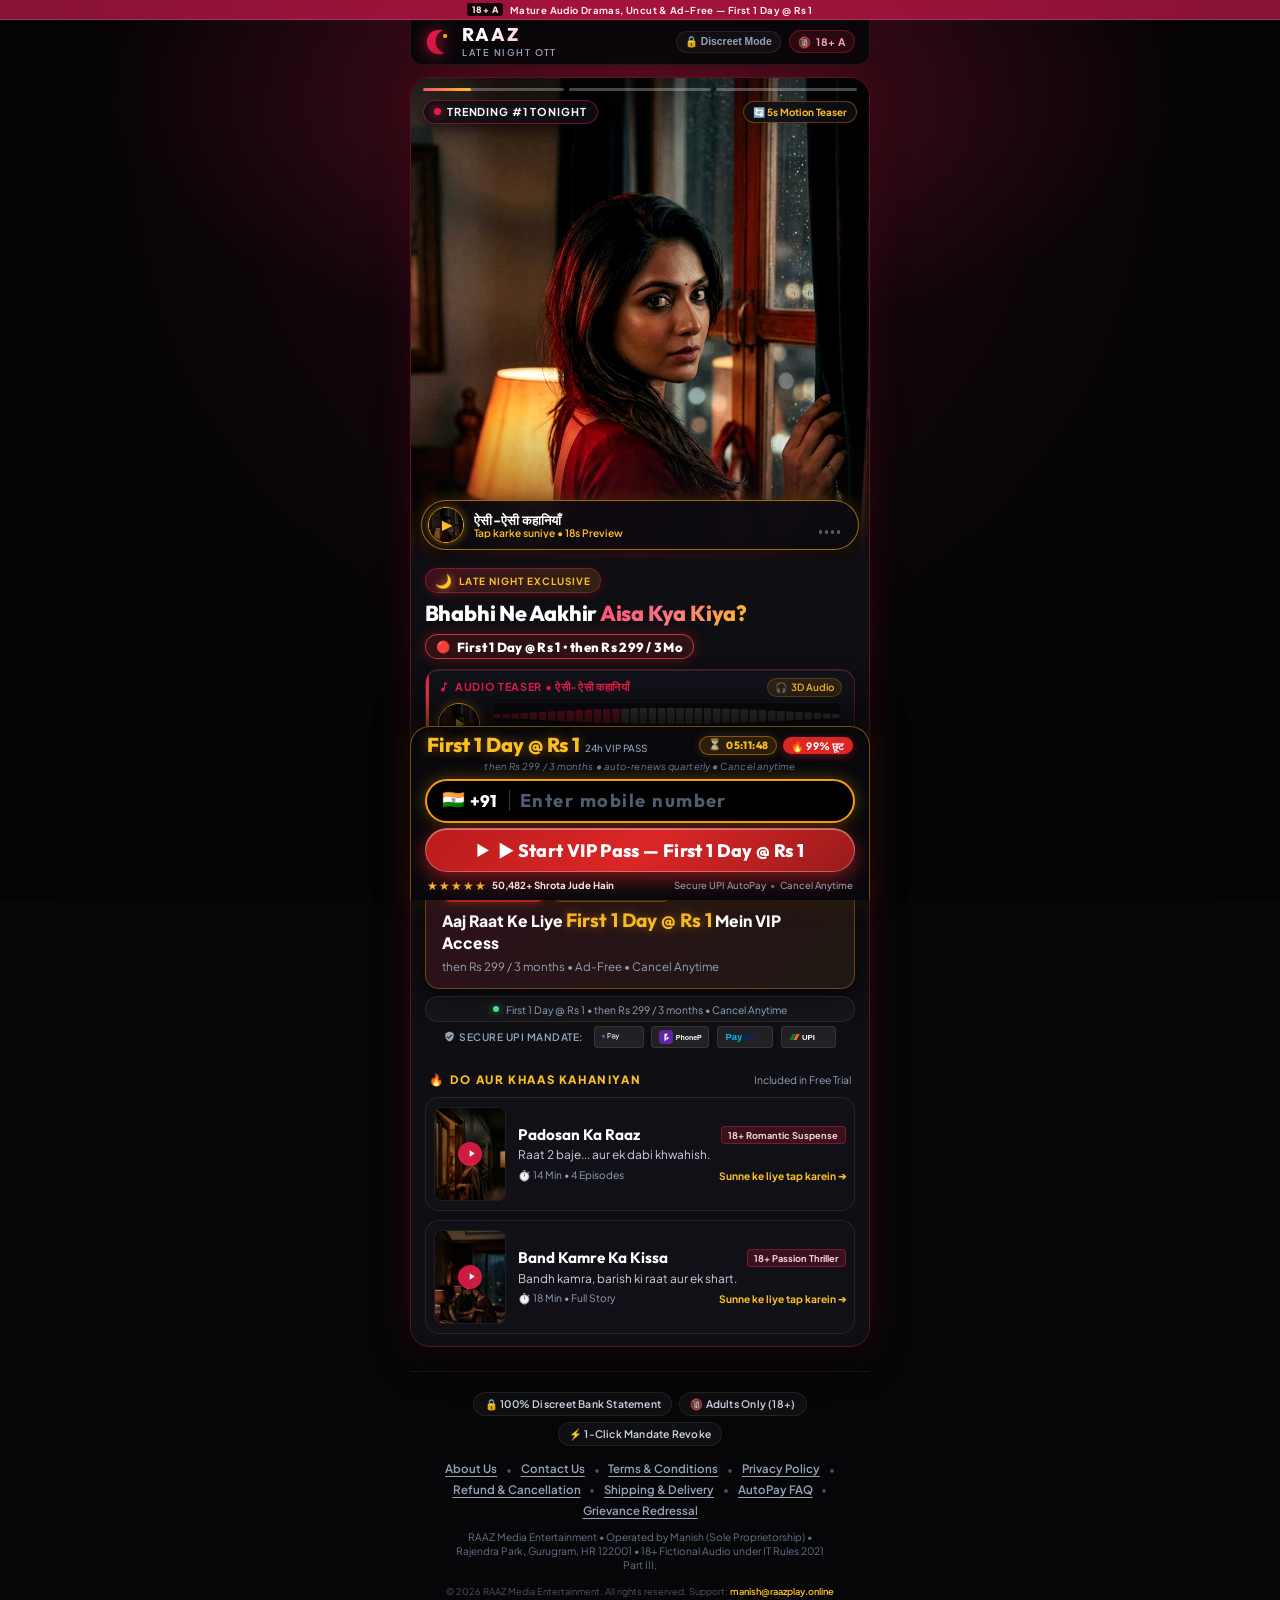
<file: index.html>
<!DOCTYPE html>
<html lang="hi">
<head>
  <meta charset="UTF-8">
  <meta name="viewport" content="width=device-width, initial-scale=1.0, maximum-scale=5.0, user-scalable=yes">
  
  <!-- SEO & Social Metadata -->
  <title>Bhabhi Ne Aakhir Aisa Kya Kiya? | Raaz Late Night OTT — First 1 Day @ Rs 1</title>
  <meta name="description" content="Kuch raaz, kuch romance, aur aise twists jo aapko aakhri pal tak baandh kar rakhein. Late-night adult audio romance & suspense in Hindi. First 1 Day @ Rs 1.">
  <meta name="theme-color" content="#060608">
  <meta name="robots" content="index, follow">
  
  <!-- Preconnect & Fonts -->
  <link rel="preconnect" href="https://fonts.googleapis.com">
  <link rel="preconnect" href="https://fonts.gstatic.com" crossorigin>
  <link href="https://fonts.googleapis.com/css2?family=Outfit:wght@500;600;700;800&family=Plus+Jakarta+Sans:wght@400;500;600;700&display=swap" rel="stylesheet">
  
  <!-- Styles -->
  <link rel="stylesheet" href="css/style.css">
</head>
<body>

  <!-- Ambient Glow Effects -->
  <div class="ambient-glow" aria-hidden="true"></div>

  <!-- Top Statutory Classification Banner (IT Rules 2021 Part III Compliance) -->
  <div class="top-statutory-bar">
    <span class="statutory-tag">18+ A</span>
    <span>Mature Audio Dramas, Uncut & Ad-Free — First 1 Day @ Rs 1</span>
  </div>

  <!-- Top Navigation Bar -->
  <header class="top-nav">
    <a href="#" class="brand-wrapper" aria-label="RAAZ Late Night Home">
      <svg class="brand-icon" viewBox="0 0 32 32" fill="none" xmlns="http://www.w3.org/2000/svg">
        <path d="M16 2C8.268 2 2 8.268 2 16s6.268 14 14 14c2.25 0 4.38-.53 6.27-1.47-5.83-1.63-10.12-6.97-10.12-13.33 0-6.19 4.07-11.43 9.71-13.22C19.89 2.7 17.98 2 16 2z" fill="url(#brandGrad)"/>
        <circle cx="23" cy="9" r="2.5" fill="#f59e0b"/>
        <defs>
          <linearGradient id="brandGrad" x1="2" y1="2" x2="30" y2="30" gradientUnits="userSpaceOnUse">
            <stop stop-color="#e11d48"/>
            <stop offset="1" stop-color="#be123c"/>
          </linearGradient>
        </defs>
      </svg>
      <div class="brand-text">
        <span class="brand-title">RAAZ</span>
        <span class="brand-subtitle">Late Night OTT</span>
      </div>
    </a>

    <div class="nav-badges">
      <button class="badge-discreet" id="btnDiscreetMode" title="Late night privacy toggle">
        <span>🔒 Discreet Mode</span>
      </button>
      <span class="badge-mature">
        <span>🔞</span> 18+ A
      </span>
    </div>
  </header>

  <!-- Main Content Wrapper -->
  <main class="landing-wrapper" id="mainContent">

    <!-- UNIFIED HERO CARD (OPTIMIZED FOR MOBILE PHONE & CENTERED ON DESKTOP) -->
    <div class="hero-card">

      <!-- 3.5s Automatic Crossfade Image Switcher Banner -->
      <div class="hero-slides-container" id="heroSlidesContainer" aria-label="Late Night Stories Preview Reel">
        <!-- Story Progress Bars (Instagram / OTT Story style) -->
        <div class="story-progress-indicators" id="storyProgressIndicators">
          <div class="progress-bar-track" data-slide-index="0" title="Slide 1: Bhabhi Ne Aakhir Aisa Kya Kiya">
            <div class="progress-bar-fill"></div>
          </div>
          <div class="progress-bar-track" data-slide-index="1" title="Slide 2: Padosan Ka Raaz">
            <div class="progress-bar-fill"></div>
          </div>
          <div class="progress-bar-track" data-slide-index="2" title="Slide 3: Band Kamre Ka Kissa">
            <div class="progress-bar-fill"></div>
          </div>
        </div>

        <!-- Slide 0: Bhabhi Ne Aakhir Aisa Kya Kiya? -->
        <div class="hero-slide active" data-slide="0">
          <video class="hero-slide-media" autoplay muted loop playsinline preload="auto" poster="assets/images/hero-slide-1.jpg">
            <source src="assets/videos/slide_1_motion.mp4" type="video/mp4">
            <img src="assets/images/hero-slide-1.jpg" alt="Bhabhi Ne Aakhir Aisa Kya Kiya" class="hero-slide-img slide-hero-1" width="900" height="1600" fetchpriority="high">
          </video>
        </div>

        <!-- Slide 1: Padosan Ka Raaz -->
        <div class="hero-slide" data-slide="1">
          <video class="hero-slide-media" autoplay muted loop playsinline preload="auto" poster="assets/images/hero-slide-2.jpg">
            <source src="assets/videos/slide_2_motion.mp4" type="video/mp4">
            <img src="assets/images/hero-slide-2.jpg" alt="Padosan Ka Raaz" class="hero-slide-img slide-hero-2" width="768" height="1376" loading="lazy">
          </video>
        </div>

        <!-- Slide 2: Band Kamre Ka Kissa -->
        <div class="hero-slide" data-slide="2">
          <video class="hero-slide-media" autoplay muted loop playsinline preload="auto" poster="assets/images/hero-slide-3.jpg">
            <source src="assets/videos/slide_3_motion.mp4" type="video/mp4">
            <img src="assets/images/hero-slide-3.jpg" alt="Band Kamre Ka Kissa" class="hero-slide-img slide-hero-3" width="900" height="1600" loading="lazy">
          </video>
        </div>

        <!-- Multi-layered cinematic vignette (Keeps face clear and bright!) -->
        <div class="hero-vignette"></div>
        <div class="hero-crimson-mist"></div>

        <!-- Floating Status Pill & 5s Preview Badge -->
        <div class="slide-floating-top">
          <div class="floating-status-pill">
            <span class="status-dot-pulse"></span>
            <span class="status-pill-text" id="slideStatusText">TRENDING #1 TONIGHT</span>
          </div>
          <div class="slide-timer-pill">
            <span>🔄 5s Motion Teaser</span>
          </div>
        </div>

        <!-- Dynamic Slide Story Tag -->
        <div class="slide-bottom-tag" id="slideTagPill">
          🌙 Story 1: Bhabhi Ne Aakhir Aisa Kya Kiya?
        </div>

        <!-- Floating Audio Play Button on the Bottom Edge of Hero Image (Instant Above-the-Fold Playback) -->
        <div class="hero-image-play-pill" id="heroImagePlayPill" role="button" tabindex="0" aria-label="Play ऐसी-ऐसी कहानियाँ Audio Teaser">
          <div class="pill-thumb-wrap">
            <img src="assets/images/hero-slide-1.jpg" alt="Story 1 Audio Cover" class="pill-thumb-img" id="heroPlayThumbImg">
            <span class="pill-play-icon" id="heroPlayIcon">▶</span>
          </div>
          <div class="pill-info">
            <span class="pill-title">ऐसी-ऐसी कहानियाँ</span>
            <span class="pill-action-text" id="heroPlayActionText">Tap karke suniye &bull; 18s Preview</span>
          </div>
          <div class="pill-soundwave-bars" id="pillSoundwaveBars" aria-hidden="true">
            <span class="bar bar-1"></span>
            <span class="bar bar-2"></span>
            <span class="bar bar-3"></span>
            <span class="bar bar-4"></span>
          </div>
        </div>

        <!-- Invisible Tap Zones for Prev / Next Story Navigation -->
        <button class="slide-tap-zone zone-left" id="slideTapPrev" aria-label="Previous story slide"></button>
        <button class="slide-tap-zone zone-right" id="slideTapNext" aria-label="Next story slide"></button>
      </div>

        <!-- Hero Content Section -->
        <section class="hero-content" aria-labelledby="heroHeadline">
          
          <!-- Small Badge -->
          <div class="late-night-badge">
            <span class="badge-moon-icon">🌙</span>
            <span>LATE NIGHT EXCLUSIVE</span>
          </div>

          <!-- Headline -->
          <h1 class="hero-headline" id="heroHeadline">
            Bhabhi Ne Aakhir <span class="accent-highlight">Aisa Kya Kiya?</span>
          </h1>

          <!-- Red Price Pill Right Below Headline for Instant Urgency -->
          <div class="hero-price-pill-row">
            <span class="hero-price-pill"><span class="pill-dot">🔴</span> First 1 Day @ Rs 1 • then Rs 299 / 3 Mo</span>
          </div>

          <!-- Compact Audio Teaser with Play Button & Waveform -->
          <div class="audio-teaser-widget teaser-attention-pulse" id="audioTeaserWidget">
            <div class="teaser-header-row">
              <div class="teaser-meta-tag">
                <svg width="12" height="12" viewBox="0 0 24 24" fill="currentColor">
                  <path d="M12 3v10.55c-.59-.34-1.27-.55-2-.55-2.21 0-4 1.79-4 4s1.79 4 4 4 4-1.79 4-4V7h4V3h-6z"/>
                </svg>
                <span>AUDIO TEASER • ऐसी-ऐसी कहानियाँ</span>
              </div>
              <div class="teaser-headphones-pill">
                <span>🎧</span> 3D Audio
              </div>
            </div>

            <div class="teaser-controls-row">
              <!-- Synchronized Cover Thumbnail Matching Hero Image -->
              <div class="teaser-cover-art-wrap">
                <img src="assets/images/hero-slide-1.jpg" alt="Episode Cover Art" class="teaser-cover-art" id="teaserCoverArt">
                <button class="btn-play-teaser" id="btnPlayTeaser" aria-label="Play Audio Teaser" title="Play Teaser">
                  <svg viewBox="0 0 24 24" fill="currentColor">
                    <path d="M8 5v14l11-7z"/>
                  </svg>
                </button>
              </div>

              <div class="waveform-area">
                <div class="waveform-canvas-container">
                  <canvas id="waveformCanvas" class="waveform-canvas"></canvas>
                  <div class="progress-seek-overlay" id="progressSeekOverlay"></div>
                </div>
                <div class="time-row">
                  <span class="time-active" id="teaserTimeCurrent">0:00</span>
                  <span>PREVIEW LOCKED @ 0:16</span>
                  <span id="teaserTimeTotal">0:19</span>
                </div>
              </div>
            </div>

            <!-- Synced Dynamic Subtitle / Hinglish Ticker -->
            <div class="teaser-caption-box">
              <p class="teaser-caption-text" id="teaserCaptionText">
                🌙 <em>Play daba kar suniye... aadhi raat ki wo dabi hui dastak...</em>
              </p>
            </div>
          </div>

          <!-- 3-Column Value Strip -->
          <div class="stats-counter-strip">
            <div class="stat-item">
              <span class="stat-number">23+</span>
              <span class="stat-subtext">VIP STORIES</span>
            </div>
            <div class="stat-item">
              <span class="stat-number gold">4.9 ★</span>
              <span class="stat-subtext">USER RATING</span>
            </div>
            <div class="stat-item">
              <span class="stat-number">100%</span>
              <span class="stat-subtext">AD-FREE ALWAYS</span>
            </div>
          </div>

          <!-- Hero VIP Value Banner (Clean, uncluttered, points down to the sticky conversion footer) -->
          <div class="hero-vip-banner" id="heroVipBanner">
            <div class="vip-banner-badge-row">
              <span class="vip-pill-fire">🔥 99% CHHOOT</span>
              <span class="vip-pill-trial">⏳ ENDS IN <strong class="countdown-timer-value">23:47:12</strong></span>
            </div>
            <h2 class="vip-banner-heading">
              Aaj Raat Ke Liye <strong class="vip-gold-price">First 1 Day @ Rs 1</strong> Mein VIP Access
            </h2>
            <p class="vip-banner-sub">
              then Rs 299 / 3 months • Ad-Free • Cancel Anytime
            </p>
          </div>

          <!-- Primary CTA Disclosures Group -->
          <div class="hero-cta-group">
            <!-- Sleek Mandate Trust Strip -->
            <div class="mandate-trust-strip">
              <span class="trust-dot-pulse"></span>
              <span>First 1 Day @ Rs 1 &bull; then Rs 299 / 3 months &bull; Cancel Anytime</span>
            </div>

            <!-- UPI Payment-Method Icons Strip -->
            <div class="upi-trust-row">
              <span class="upi-text-label">
                <svg width="11" height="11" viewBox="0 0 24 24" fill="currentColor">
                  <path d="M12 1L3 5v6c0 5.55 3.84 10.74 9 12 5.16-1.26 9-6.45 9-12V5l-9-4zm-2 16l-4-4 1.41-1.41L10 14.17l6.59-6.59L18 9l-8 8z"/>
                </svg>
                Secure UPI Mandate:
              </span>
              <div class="upi-icons-strip">
                <!-- Google Pay -->
                <span class="upi-brand-badge" title="Google Pay Supported">
                  <svg viewBox="0 0 60 24" fill="none">
                    <path d="M10.8 11.8v2.9h-1.3V5h3.4c.8 0 1.6.3 2.1.9.6.6.9 1.4.9 2.2 0 .9-.3 1.7-.9 2.3-.5.6-1.3.9-2.1.9h-2.1v.5zm0-5.5v4.1h2.2c.5 0 1-.2 1.4-.5.4-.4.6-.8.6-1.4 0-.6-.2-1.1-.6-1.5-.4-.4-.8-.7-1.4-.7h-2.2z" fill="#fff"/>
                    <path d="M19.7 7.5c1 0 1.8.3 2.4.8.6.5.9 1.3.9 2.2v4.2h-1.2v-1h-.1c-.5.8-1.2 1.2-2.1 1.2-.8 0-1.4-.2-2-.7-.5-.5-.8-1.1-.8-1.8 0-.8.3-1.4.9-1.8.6-.5 1.4-.7 2.4-.7.8 0 1.5.2 2 .4v-.3c0-.5-.2-.9-.5-1.2-.4-.3-.8-.5-1.4-.5-.8 0-1.4.3-1.8 1l-1.1-.7c.6-1 1.6-1.6 2.8-1.6zm-1.5 5.1c0 .4.2.7.5.9.3.2.7.4 1.1.4.6 0 1.1-.2 1.5-.6.4-.4.6-.9.6-1.5-.4-.3-1-.5-1.8-.5-.6 0-1.1.1-1.4.4-.3.2-.5.5-.5.9z" fill="#fff"/>
                    <path d="M29.6 7.7l-4.1 9.5h-1.3l1.5-3.3-2.7-6.2h1.4l2 4.7h.1l1.9-4.7h1.2z" fill="#fff"/>
                    <path d="M4.6 10.1c0-.3 0-.6-.1-.9H0v1.8h2.6c-.1.6-.4 1.1-.9 1.5v1.2h1.5c.9-.8 1.4-2.1 1.4-3.6z" fill="#4285F4"/>
                    <path d="M0 13.8v-1.2H-1.5C-2 13.5-3.3 14-4.8 14c-1.5 0-2.8-.5-3.8-1.4L-10 14c1.3 1.3 3.1 2.1 5.2 2.1 2.2 0 4-1 4.8-2.3z" fill="#34A853"/>
                    <path d="M-8.6 12.6c-.3-.8-.4-1.7-.4-2.6 0-.9.1-1.8.4-2.6L-10 6C-10.7 7.3-11 8.8-11 10s.3 2.7 1 4l2.4-1.4z" fill="#FBBC05"/>
                    <path d="M-4.8 6c1.2 0 2.3.4 3.1 1.2L-.3 5.8C-1.5 4.7-3 4-4.8 4c-2.1 0-3.9.8-5.2 2.1l1.4 1.4C-7.6 6.5-6.3 6-4.8 6z" fill="#EA4335"/>
                  </svg>
                </span>

                <!-- PhonePe -->
                <span class="upi-brand-badge" title="PhonePe Supported">
                  <svg viewBox="0 0 62 20" fill="none">
                    <rect width="20" height="20" rx="5" fill="#5f259f"/>
                    <path d="M12.8 5.5l-3.2 4.2h1.8c1.6 0 2.4.6 2.4 1.8 0 1.2-.9 1.9-2.4 1.9H9.6v2.1H7.8V5.5h5zm-3.2 6.4h1.6c.6 0 1-.3 1-.8 0-.5-.4-.8-1-.8H9.6v1.6z" fill="#fff"/>
                    <text x="24" y="14" fill="#fff" font-size="10" font-weight="700" font-family="sans-serif">PhonePe</text>
                  </svg>
                </span>

                <!-- Paytm -->
                <span class="upi-brand-badge" title="Paytm Supported">
                  <svg viewBox="0 0 54 18" fill="none">
                    <text x="2" y="13" fill="#00b9f5" font-size="12" font-weight="800" font-family="sans-serif">Pay</text>
                    <text x="24" y="13" fill="#002e6e" font-size="12" font-weight="800" font-family="sans-serif">tm</text>
                  </svg>
                </span>

                <!-- BHIM UPI -->
                <span class="upi-brand-badge" title="BHIM UPI Supported">
                  <svg viewBox="0 0 52 18" fill="none">
                    <path d="M2 13l4-8h4l-4 8H2z" fill="#097939"/>
                    <path d="M7 13l4-8h4l-4 8H7z" fill="#ed7524"/>
                    <text x="18" y="13" fill="#fff" font-size="10" font-weight="800" font-family="sans-serif">UPI</text>
                  </svg>
                </span>
              </div>
            </div>
          </div>

          <!-- Minimal Story Previews (Placed right here for compact mobile view) -->
          <section class="stories-minimal-section" aria-label="Late night stories previews">
            <div class="section-eyebrow-row">
              <span class="section-eyebrow">
                <span>🔥</span> DO AUR KHAAS KAHANIYAN
              </span>
              <span class="section-subtag">Included in Free Trial</span>
            </div>

            <div class="story-cards-grid">
              
              <!-- Story Card 1: Padosan Ka Raaz -->
              <article class="story-card-compact" data-slide-index="1" data-story-title="Padosan Ka Raaz" data-teaser-line="Raat 2 baje... aur ek dabi khwahish." data-open-checkout>
                <div class="story-thumb-wrap">
                  <picture>
                    <source srcset="assets/images/hero-slide-2.webp" type="image/webp">
                    <img src="assets/images/hero-slide-2.jpg" alt="Padosan Ka Raaz Cover" class="story-thumb-img" width="120" height="160" loading="lazy">
                  </picture>
                  <div class="story-thumb-play">
                    <span class="thumb-play-icon">
                      <svg viewBox="0 0 24 24"><path d="M8 5v14l11-7z"/></svg>
                    </span>
                  </div>
                </div>

                <div class="story-card-body">
                  <div class="story-card-header-line">
                    <h2 class="story-card-title">Padosan Ka Raaz</h2>
                    <span class="story-card-pill">18+ Romantic Suspense</span>
                  </div>
                  <p class="story-card-desc">
                    Raat 2 baje... aur ek dabi khwahish.
                  </p>
                  <div class="story-card-meta">
                    <span>⏱️ 14 Min • 4 Episodes</span>
                    <span class="story-unlock-hint">Sunne ke liye tap karein ➔</span>
                  </div>
                </div>
              </article>

              <!-- Story Card 2: Band Kamre Ka Kissa -->
              <article class="story-card-compact" data-slide-index="2" data-story-title="Band Kamre Ka Kissa" data-teaser-line="Bandh kamra, barish ki raat aur ek shart." data-open-checkout>
                <div class="story-thumb-wrap">
                  <picture>
                    <source srcset="assets/images/hero-slide-3.webp" type="image/webp">
                    <img src="assets/images/hero-slide-3.jpg" alt="Band Kamre Ka Kissa Cover" class="story-thumb-img" width="120" height="160" loading="lazy">
                  </picture>
                  <div class="story-thumb-play">
                    <span class="thumb-play-icon">
                      <svg viewBox="0 0 24 24"><path d="M8 5v14l11-7z"/></svg>
                    </span>
                  </div>
                </div>

                <div class="story-card-body">
                  <div class="story-card-header-line">
                    <h2 class="story-card-title">Band Kamre Ka Kissa</h2>
                    <span class="story-card-pill">18+ Passion Thriller</span>
                  </div>
                  <p class="story-card-desc">
                    Bandh kamra, barish ki raat aur ek shart.
                  </p>
                  <div class="story-card-meta">
                    <span>⏱️ 18 Min • Full Story</span>
                    <span class="story-unlock-hint">Sunne ke liye tap karein ➔</span>
                  </div>
                </div>
              </article>

            </div>
          </section>

        </section>
      </div>

    <!-- Sleek Discretion & Regulatory Footer -->
    <footer class="site-footer">
      <!-- Discreet Assurance Badges -->
      <div class="footer-trust-chips">
        <span class="trust-chip-item">🔒 100% Discreet Bank Statement</span>
        <span class="trust-chip-item">🔞 Adults Only (18+)</span>
        <span class="trust-chip-item">⚡ 1-Click Mandate Revoke</span>
      </div>

      <!-- Mandatory Payment Gateway & Statutory Regulatory Links -->
      <div class="footer-links">
        <a href="about.html" class="footer-legal-btn">About Us</a>
        <span class="footer-sep">•</span>
        <a href="contact.html" class="footer-legal-btn">Contact Us</a>
        <span class="footer-sep">•</span>
        <a href="terms.html" class="footer-legal-btn">Terms &amp; Conditions</a>
        <span class="footer-sep">•</span>
        <a href="privacy.html" class="footer-legal-btn">Privacy Policy</a>
        <span class="footer-sep">•</span>
        <a href="refund.html" class="footer-legal-btn">Refund &amp; Cancellation</a>
        <span class="footer-sep">•</span>
        <a href="shipping.html" class="footer-legal-btn">Shipping &amp; Delivery</a>
        <span class="footer-sep">•</span>
        <a href="terms.html" class="footer-legal-btn">AutoPay FAQ</a>
        <span class="footer-sep">•</span>
        <a href="contact.html" class="footer-legal-btn">Grievance Redressal</a>
      </div>

      <p class="footer-disclaimer-text">
        RAAZ Media Entertainment &bull; Operated by Manish (Sole Proprietorship) &bull; Rajendra Park, Gurugram, HR 122001 &bull; 18+ Fictional Audio under IT Rules 2021 Part III.
      </p>
      <p class="footer-copyright-text">
        &copy; 2026 RAAZ Media Entertainment. All rights reserved. Support: <span style="color:var(--gold-400); font-weight:600; user-select:all;">manish@raazplay.online</span>
      </p>
    </footer>

  </main>

  <!-- ==========================================================================
       STICKY MOBILE CTA BAR
       Presents ₹1 offer + instant unlock button without obscuring mobile UI
       ========================================================================== -->
  <!-- ==========================================================================
       STICKY MOBILE CONVERSION FOOTER (Matches Reference Screenshot)
       Fixed docked at bottom, gold phone input, crimson CTA button,
       and subtle legally-compliant auto-renewal disclosure
       ========================================================================== -->
  <aside class="sticky-mobile-bar" id="stickyMobileBar" aria-label="Quick Pass Checkout">
    <!-- Row 1: Offer Headline Highlighting First 1 Day @ Rs 1 + Urgency Countdown -->
    <div class="sticky-bar-topline">
      <div class="sticky-offer-left">
        <span class="sticky-offer-title"><strong class="price-highlight-gold">First 1 Day @ Rs 1</strong> <span class="trial-tag">24h VIP PASS</span></span>
      </div>
      <div class="sticky-urgency-right">
        <span class="sticky-countdown-pill" title="Offer expires at midnight">
          <span class="timer-flame">⏳</span> <span class="countdown-timer-value">23:47:12</span>
        </span>
        <span class="sticky-badge-discount">🔥 99% छूट</span>
      </div>
    </div>

    <!-- Row 2: Subtle Legal Auto-Renewal Subtext (Matches Myuze TV Screenshot) -->
    <div class="sticky-legal-sub">
      <em>then Rs 299 / 3 months &bull; auto-renews quarterly &bull; Cancel anytime</em>
    </div>

    <!-- Row 3: Big Eye-Catching Gold-Bordered Phone Number Input -->
    <div class="sticky-phone-group" id="phoneInputGroup">
      <div class="sticky-country-pill">
        <span class="flag-icon">🇮🇳</span>
        <span class="code-text">+91</span>
      </div>
      <input 
        type="tel" 
        id="mobileNumberInput" 
        class="sticky-phone-field" 
        placeholder="Enter mobile number" 
        maxlength="11" 
        inputmode="numeric" 
        autocomplete="tel"
        aria-label="10-digit Mobile Number"
      >
      <span class="phone-valid-checkmark" id="phoneValidCheckmark" aria-hidden="true">✓</span>
    </div>
    <div class="phone-hint-msg" id="phoneHintMsg" role="alert" style="display: none;"></div>

    <!-- Row 4: Big Prominent Crimson CTA Pill Button -->
    <button class="sticky-btn-cta" id="primaryCtaBtn" data-story-title="VIP Pass — First 1 Day @ Rs 1" aria-label="Start VIP Pass 1 Rupee Today">
      <span class="cta-play-arrow">▶</span>
      <span class="cta-main-text">▶ Start VIP Pass — First 1 Day @ Rs 1</span>
    </button>

    <!-- Row 5: Trust & Social Proof Guarantee -->
    <div class="sticky-trust-row">
      <div class="trust-stars-left">
        <span class="stars-gold">★★★★★</span>
        <span><strong id="liveSocialCounter">50,482</strong>+ Shrota Jude Hain</span>
      </div>
      <div class="trust-secure-right">
        <span>Secure UPI AutoPay</span>
        <span class="trust-dot">•</span>
        <span>Cancel Anytime</span>
      </div>
    </div>
  </aside>

  <!-- ==========================================================================
       CHECKOUT MODAL (Exact Myuze TV High-Converting Style)
       Clear disclosures, 3-months plan @ Rs 299, First 1 day @ Rs 1
       ========================================================================== -->
  <div class="checkout-modal-backdrop" id="checkoutModal" role="dialog" aria-modal="true" aria-labelledby="modalHeading">
    <div class="checkout-sheet myuze-style-sheet" id="checkoutSheet">
      
      <!-- Modal Header -->
      <div class="modal-header myuze-modal-header">
        <div class="modal-title-group">
          <span class="myuze-eyebrow-red">ALMOST THERE</span>
          <h3 id="modalHeading" class="myuze-headline-white">Finish quickly to enjoy.</h3>
          <span class="myuze-story-target" id="checkoutStoryTarget">Includes: "Bhabhi Ne Aakhir Aisa Kya Kiya?" + All 23 VIP Stories</span>
          <span class="myuze-linked-mobile" id="checkoutUserMobile" style="display:none;"></span>
        </div>
        <button class="btn-close-modal" data-close-checkout aria-label="Close Checkout">&times;</button>
      </div>

      <!-- Form View -->
      <form class="checkout-form-view" id="mandateCheckoutForm" style="display: flex; flex-direction: column; gap: 1rem;">
        
        <!-- Myuze Style Plan Card -->
        <div class="myuze-plan-card">
          <div class="myuze-plan-tag">3 MONTHS PLAN</div>
          <div class="myuze-plan-price-hero">First 1 day @ Rs 1</div>
          <ul class="myuze-features-list">
            <li>
              <span class="feature-check-icon">✔</span>
              <span>23+ VIP audio stories, 48 full episodes</span>
            </li>
            <li>
              <span class="feature-check-icon">✔</span>
              <span>100% ad-free, 3D high-tension audio</span>
            </li>
            <li>
              <span class="feature-check-icon">✔</span>
              <span>Cancel anytime, no lock-in</span>
            </li>
          </ul>
        </div>

        <!-- Pay With UPI Section -->
        <div class="myuze-upi-section">
          <div class="myuze-section-heading">
            <span class="upi-header-title">PAY WITH UPI</span>
            <span class="upi-header-subtitle">↓ Tap an app below to subscribe instantly</span>
          </div>

          <!-- Modern UPI App Tiles (PhonePe Popular, Paytm, GPay, Cred, BHIM) -->
          <div class="myuze-upi-grid">
            
            <!-- PhonePe (POPULAR) -->
            <label class="myuze-app-tile popular-tile" for="upi_phonepe">
              <input type="radio" name="selected_upi_app" id="upi_phonepe" value="phonepe" class="upi-app-radio" checked>
              <div class="tile-inner">
                <span class="tile-badge-popular">POPULAR</span>
                <div class="tile-icon-box phonepe-bg">
                  <svg viewBox="0 0 24 24" width="22" height="22">
                    <path d="M15 7l-4 5h2c2 0 3 .8 3 2.2 0 1.5-1.1 2.3-3 2.3h-2v2.5H9V7h6z" fill="#fff"/>
                  </svg>
                </div>
                <span class="tile-app-name">PhonePe</span>
              </div>
            </label>

            <!-- Paytm -->
            <label class="myuze-app-tile" for="upi_paytm">
              <input type="radio" name="selected_upi_app" id="upi_paytm" value="paytm" class="upi-app-radio">
              <div class="tile-inner">
                <div class="tile-icon-box paytm-bg">
                  <span style="font-size: 8px; font-weight: 900; color: #00b9f5; letter-spacing: -0.5px;">PAYTM</span>
                </div>
                <span class="tile-app-name">Paytm</span>
              </div>
            </label>

            <!-- Google Pay -->
            <label class="myuze-app-tile" for="upi_gpay">
              <input type="radio" name="selected_upi_app" id="upi_gpay" value="gpay" class="upi-app-radio">
              <div class="tile-inner">
                <div class="tile-icon-box gpay-bg">
                  <svg viewBox="0 0 24 24" width="20" height="20">
                    <path d="M12 2C6.48 2 2 6.48 2 12s4.48 10 10 10 10-4.48 10-10S17.52 2 12 2zm1 14h-2v-2h2v2zm0-4h-2V7h2v5z" fill="#4285F4"/>
                  </svg>
                </div>
                <span class="tile-app-name">Google Pay</span>
              </div>
            </label>

            <!-- Cred -->
            <label class="myuze-app-tile" for="upi_cred">
              <input type="radio" name="selected_upi_app" id="upi_cred" value="cred" class="upi-app-radio">
              <div class="tile-inner">
                <div class="tile-icon-box cred-bg">
                  <span style="font-size: 9px; font-weight: 800; color: #fff;">CRED</span>
                </div>
                <span class="tile-app-name">Cred</span>
              </div>
            </label>

            <!-- BHIM -->
            <label class="myuze-app-tile" for="upi_bhim">
              <input type="radio" name="selected_upi_app" id="upi_bhim" value="bhim" class="upi-app-radio">
              <div class="tile-inner">
                <div class="tile-icon-box bhim-bg">
                  <span style="font-size: 9px; font-weight: 800; color: #f97316;">BHIM</span>
                </div>
                <span class="tile-app-name">BHIM</span>
              </div>
            </label>

          </div>
        </div>

        <!-- Or Pay With UPI ID Section -->
        <div class="myuze-vpa-section">
          <div class="vpa-divider-row">
            <span>OR PAY WITH UPI ID</span>
          </div>
          <div class="myuze-vpa-row">
            <input 
              type="text" 
              placeholder="yourname@bank" 
              id="customUpiIdInput"
              class="myuze-vpa-input"
            >
            <button type="submit" class="btn-myuze-subscribe" id="btnAuthorizeMandate">
              Subscribe
            </button>
          </div>
          <p class="vpa-hint-text">We send a request to your UPI app. Approve it to subscribe.</p>
        </div>

        <!-- Mandatory Mandate Consent Checkbox -->
        <label class="mandate-checkbox-row" for="mandateConsentCheckbox" style="margin-top: -0.25rem;">
          <input type="checkbox" id="mandateConsentCheckbox" checked required>
          <span>Main 24 ghante ke ₹1 introductory access aur uske baad ₹299 har 3 mahine ki automatic renewal mandate sharton se sehmat hoon. Kisi bhi waqt 1-click cancel kiya ja sakta hai.</span>
        </label>

        <!-- Security & Legal Auto-Renewal Footer (Matching Screenshot) -->
        <div class="myuze-modal-footer">
          <div class="encrypted-trust-row">
            <svg width="13" height="13" viewBox="0 0 24 24" fill="#4ade80">
              <path d="M12 1L3 5v6c0 5.55 3.84 10.74 9 12 5.16-1.26 9-6.45 9-12V5l-9-4zm-2 16l-4-4 1.41-1.41L10 14.17l6.59-6.59L18 9l-8 8z"/>
            </svg>
            <span>256-bit encrypted • Safe & Secure Payment</span>
          </div>
          <div class="auto-renewal-notice">
            Auto renews at Rs 299 / 3 Months • Cancel anytime
          </div>
        </div>

      </form>

      <!-- Simulated Success / Production Integration Notice View -->
      <div class="checkout-success-view" id="checkoutSuccessView">
        <div class="success-icon-badge">✓</div>
        <h4 class="success-headline">Mandate Authorization Simulated</h4>
        <p class="success-explanation">
          Yeh ek <strong>checkout placeholder</strong> hai. Real production environment mein, user ko unke chune hue UPI app (<span id="simulatedAppText" style="color:var(--gold-400); font-weight:700;">PhonePe</span>) par bhej kar ₹1 ka First 1 Day NPCI AutoPay mandate register karwaya jaata hai.
        </p>
        <div style="background:rgba(255,255,255,0.04); border:1px solid rgba(255,255,255,0.1); border-radius:8px; padding:0.75rem; width:100%; text-align:left; font-size:0.75rem;">
          <div style="color:#4ade80; font-weight:700; margin-bottom:4px;">Ready for Gateway Integration:</div>
          <div style="color:#cbd5e1;">• Razorpay UPI Subscriptions / Cashfree Subscriptions API ready</div>
          <div style="color:#cbd5e1;">• First 1 day @ Rs 1 token authentication</div>
          <div style="color:#cbd5e1;">• Recurring cycle: Rs 299 / 3 months quarterly mandate</div>
        </div>
        <a href="https://raazplay.online" class="btn-demo-finish" style="text-decoration:none; display:inline-block; text-align:center;">▶ VIP Portal Kholein (Start Listening)</a>
      </div>

    </div>
  </div>

  <!-- ==========================================================================
       LEGAL POLICIES & STATUTORY REGULATORY MODAL (Drawer / Popup)
       Keeps main landing page ultra-clean while providing 100% legal compliance
       ========================================================================== -->
  <div class="legal-modal-backdrop" id="legalModal" role="dialog" aria-modal="true" aria-labelledby="legalModalTitle">
    <div class="legal-sheet" id="legalSheet">
      
      <!-- Drawer Header -->
      <div class="legal-header">
        <h3 id="legalModalTitle" class="legal-title">Legal & Regulatory Disclosures</h3>
        <button class="btn-close-legal" data-close-legal aria-label="Close Legal Window">&times;</button>
      </div>

      <!-- Tab Navigation Switcher -->
      <div class="legal-nav-tabs" role="tablist">
        <button type="button" class="legal-tab-btn active" data-tab-target="tab-about" role="tab" aria-selected="true">About Us</button>
        <button type="button" class="legal-tab-btn" data-tab-target="tab-contact" role="tab" aria-selected="false">Contact Us</button>
        <button type="button" class="legal-tab-btn" data-tab-target="tab-terms" role="tab" aria-selected="false">Terms &amp; Conditions</button>
        <button type="button" class="legal-tab-btn" data-tab-target="tab-privacy" role="tab" aria-selected="false">Privacy Policy</button>
        <button type="button" class="legal-tab-btn" data-tab-target="tab-refund" role="tab" aria-selected="false">Refund &amp; Cancellation</button>
        <button type="button" class="legal-tab-btn" data-tab-target="tab-shipping" role="tab" aria-selected="false">Shipping &amp; Delivery</button>
        <button type="button" class="legal-tab-btn" data-tab-target="tab-mandate" role="tab" aria-selected="false">AutoPay FAQ</button>
        <button type="button" class="legal-tab-btn" data-tab-target="tab-grievance" role="tab" aria-selected="false">Grievance Redressal</button>
      </div>

      <!-- Tab Contents Container -->
      <div class="legal-body-content">
        
        <!-- Pane 1: About Us -->
        <div class="legal-pane active" id="tab-about" role="tabpanel">
          <h4 class="legal-section-h4">About RAAZ Media Entertainment</h4>
          <p><strong>RAAZ Late Night Audio OTT</strong> is an independent digital audio storytelling and entertainment platform operated by <strong>Manish</strong> (Sole Proprietorship), based in Gurugram, Haryana.</p>
          <ul class="legal-list">
            <li><strong>Our Service:</strong> We produce and broadcast high-fidelity, serialized Hindi audio fiction specializing in romantic suspense, psychological drama, and relationship thrillers.</li>
            <li><strong>Digital Platform:</strong> All stories, episodes, and ambient binaural voice tracks are accessible directly via modern web browsers and mobile devices on <code>raazplay.online</code>.</li>
            <li><strong>Artistic & Legal Standard:</strong> Our productions are created by seasoned voice artists and creative writers. Content is self-classified under Part III of the Information Technology Rules, 2021 as Mature (18+ A) dramatic entertainment.</li>
            <li><strong>Commercial Integrity:</strong> We operate with full upfront pricing transparency, 100% discrete billing, and consumer-friendly 1-click subscription management.</li>
          </ul>
        </div>

        <!-- Pane 2: Contact Us -->
        <div class="legal-pane" id="tab-contact" role="tabpanel" style="display: none;">
          <h4 class="legal-section-h4">Customer Support &amp; Contact Details</h4>
          <p>We are committed to providing prompt support for all subscriber inquiries, billing questions, and technical feedback.</p>
          <div class="compliance-box-modal">
            <p><strong>Operator / Founder:</strong> Manish (Sole Proprietorship / Independent Developer)</p>
            <p><strong>Brand / Platform:</strong> RAAZ Media Entertainment (<code>raazplay.online</code>)</p>
            <p><strong>Registered Communication Address:</strong><br>
              Rajendra Park, Gurugram (Gurgaon), Haryana – 122001, India
            </p>
            <p style="margin-top:6px;"><strong>Official Support Email:</strong><br>
              <span style="color:var(--gold-400); font-weight:600; user-select:all;">manish@raazplay.online</span>
            </p>
            <p style="margin-top:6px;"><strong>Operating Hours:</strong><br>
              Monday to Saturday: 10:00 AM – 6:00 PM IST
            </p>
            <p style="font-size:0.72rem; color:#94a3b8; margin-top:6px;">
              ⚡ All customer emails and billing questions are acknowledged within 24 hours and resolved within 48 business hours.
            </p>
          </div>
        </div>

        <!-- Pane 3: Terms of Service -->
        <div class="legal-pane" id="tab-terms" role="tabpanel" style="display: none;">
          <h4 class="legal-section-h4">Terms &amp; Conditions</h4>
          <p>By accessing RAAZ Play and initiating subscription access, you agree to these legal terms:</p>
          <ul class="legal-list">
            <li><strong>Age Eligibility:</strong> You affirm that you are at least 18 years of age. All content consists of fictional romantic drama audio self-classified under IT Rules 2021 for mature audiences.</li>
            <li><strong>Introductory Access &amp; Pricing:</strong> ₹1 is charged for an introductory 24-hour VIP pass unlocking full-length episodes and premium audio stories.</li>
            <li><strong>Quarterly Renewal:</strong> Following the 24-hour introductory pass, your membership renews automatically at <strong>₹299 every 3 months (quarterly)</strong> via your authorized UPI AutoPay mandate until paused or revoked.</li>
            <li><strong>Pre-Debit SMS Intimation:</strong> Per RBI &amp; NPCI guidelines, your bank or UPI provider delivers an SMS intimation at least 24 hours prior to every recurring renewal debit.</li>
            <li><strong>Personal Non-Commercial Use:</strong> Subscriptions grant a personal, non-exclusive license for private listening. Re-recording, unauthorized redistribution, or commercial broadcasting is strictly prohibited.</li>
          </ul>
        </div>

        <!-- Pane 4: Privacy Policy & Discreet Billing -->
        <div class="legal-pane" id="tab-privacy" role="tabpanel" style="display: none;">
          <h4 class="legal-section-h4">Privacy Policy &amp; Discreet Billing Guarantee</h4>
          <p>We respect your privacy, confidentiality, and data sovereignty above all else:</p>
          <ul class="legal-list">
            <li><strong>Discreet Bank Descriptor:</strong> Your bank account statement, card statement, and UPI transaction history will display a neutral, generic merchant descriptor (such as <code>RAAZ-DIGITAL</code> or <code>DIGITAL-SERVICES</code>). No romantic story titles or mature keywords are ever transmitted to banking records.</li>
            <li><strong>Data Protection &amp; Security:</strong> We strictly adhere to the Information Technology (Reasonable Security Practices and Procedures and Sensitive Personal Data or Information) Rules, 2011. Mobile numbers and tokens are encrypted using industry-standard 256-bit AES encryption.</li>
            <li><strong>No Financial Data Storage:</strong> All payments are processed through RBI-authorized payment aggregators (Razorpay / NPCI UPI). We never store your bank account numbers, UPI PIN, or card CVVs on our servers.</li>
            <li><strong>Zero Third-Party Sharing:</strong> We do not sell, rent, or trade personal data or listening history to third-party ad networks.</li>
          </ul>
        </div>

        <!-- Pane 5: Refund & Cancellation Policy -->
        <div class="legal-pane" id="tab-refund" role="tabpanel" style="display: none;">
          <h4 class="legal-section-h4">Refund &amp; Cancellation Policy</h4>
          <p>We maintain a 100% transparent and customer-first cancellation and refund policy:</p>
          <ul class="legal-list">
            <li><strong>1-Click Mandate Cancellation:</strong> You can cancel or pause your UPI AutoPay mandate at any time directly through your UPI application (Google Pay, PhonePe, Paytm, BHIM) with zero penalty or exit fees. Steps: <em>Profile &rarr; AutoPay / Mandates &rarr; Select RAAZ &rarr; Cancel Mandate</em>.</li>
            <li><strong>Cancellation via Support:</strong> You may also request mandate cancellation by writing to <span style="color:var(--gold-400); font-weight:600; user-select:all;">manish@raazplay.online</span> from your linked mobile number, processed within 24 business hours.</li>
            <li><strong>Introductory Pass Fee:</strong> The ₹1 first-day fee activates instant digital access and is non-refundable once content streaming has commenced.</li>
            <li><strong>Renewal Charge Refunds:</strong> If a quarterly renewal debit (₹299) occurs inadvertently, you may submit a refund request within 7 calendar days of the debit by emailing <span style="color:var(--gold-400); font-weight:600; user-select:all;">manish@raazplay.online</span>.</li>
            <li><strong>Refund Processing Timeline:</strong> Approved refunds are initiated immediately and credited back to the original source bank / UPI account within <strong>5 to 7 working days</strong>, adhering strictly to RBI and payment gateway settlement standards.</li>
          </ul>
        </div>

        <!-- Pane 6: Shipping & Delivery Policy -->
        <div class="legal-pane" id="tab-shipping" role="tabpanel" style="display: none;">
          <h4 class="legal-section-h4">Shipping &amp; Delivery Policy (Digital Services)</h4>
          <p>RAAZ Media Entertainment provides 100% digital electronic services:</p>
          <ul class="legal-list">
            <li><strong>Instant Digital Delivery:</strong> All audio stories, episodes, and VIP features are delivered electronically over the internet via our secure web application at <code>raazplay.online</code>.</li>
            <li><strong>Zero Physical Shipping:</strong> No physical goods, CDs, USB drives, or parcels are manufactured or shipped. Consequently, zero shipping fees, couriers, or physical transit times apply.</li>
            <li><strong>Immediate Provisioning:</strong> Upon successful transaction authorization, your mobile number is provisioned with instant VIP access within seconds.</li>
            <li><strong>Access Support:</strong> If you experience any delay in digital access following payment, contact <span style="color:var(--gold-400); font-weight:600; user-select:all;">manish@raazplay.online</span> with your payment reference ID for immediate manual activation.</li>
          </ul>
        </div>

        <!-- Pane 7: UPI AutoPay Mandate FAQ -->
        <div class="legal-pane" id="tab-mandate" role="tabpanel" style="display: none;">
          <h4 class="legal-section-h4">UPI AutoPay Mandate FAQ</h4>
          <div class="faq-item">
            <strong>Q: Why is the first payment ₹1 Today?</strong>
            <p>₹1 is an introductory 1-Day trial fee that activates your 24-hour VIP access pass and authenticates your UPI app for recurring membership under NPCI &amp; RBI AutoPay guidelines.</p>
          </div>
          <div class="faq-item">
            <strong>Q: How do I cancel the auto-renewal mandate?</strong>
            <p>You can cancel in 30 seconds directly from your UPI app:</p>
            <ol style="padding-left: 1.1rem; margin-top: 4px; font-size: 0.74rem;">
              <li>Open Google Pay / PhonePe / Paytm / BHIM.</li>
              <li>Tap your <strong>Profile Icon</strong> &rarr; <strong>AutoPay / Mandates</strong>.</li>
              <li>Select <strong>RAAZ VIP</strong> and tap <strong>Cancel AutoPay / Remove</strong>.</li>
              <li>Confirm with your UPI PIN. The mandate is immediately revoked and no further charges will occur.</li>
            </ol>
          </div>
          <div class="faq-item">
            <strong>Q: Will I be notified before I am charged ₹299?</strong>
            <p>Yes. Per RBI mandate guidelines, your bank sends you an official SMS notification 24 hours before the quarterly renewal of ₹299 is debited.</p>
          </div>
        </div>

        <!-- Pane 8: Grievance Officer & Statutory IT Rules -->
        <div class="legal-pane" id="tab-grievance" role="tabpanel" style="display: none;">
          <h4 class="legal-section-h4">Statutory Disclosures &amp; Grievance Redressal</h4>
          <div class="compliance-box-modal">
            <p><strong>IT Rules 2021 Self-Classification:</strong> All content hosted on RAAZ is self-classified as <strong>"A" (Adults 18+ Only)</strong> under Part III of the Information Technology (Intermediary Guidelines and Digital Media Ethics Code) Rules, 2021.</p>
            <p><strong>Statutory Non-Obscenity Statement:</strong> Content consists of creative fictional dramatic voice stories adhering strictly to Section 67 &amp; 67A of the Information Technology Act 2000 and the Indecent Representation of Women (Prohibition) Act 1986. No explicit visual pornography is hosted.</p>
            <div style="margin-top: 8px; padding-top: 8px; border-top: 1px solid rgba(255,255,255,0.1);">
              <p><strong>Resident Grievance Officer (Rule 11):</strong></p>
              <p>Name: <strong>Manish</strong></p>
              <p>Designation: Resident Grievance Redressal Officer</p>
              <p>Email: <span style="color:var(--gold-400); font-weight:600; user-select:all;">manish@raazplay.online</span></p>
              <p>Address: Rajendra Park, Gurugram (Gurgaon), Haryana – 122001, India</p>
              <p style="font-size:0.7rem; color:#94a3b8; margin-top:4px;">All complaints are acknowledged within 24 hours and redressed within 15 days in strict compliance with Rule 11 of the Information Technology Rules, 2021.</p>
            </div>
          </div>
        </div>

      </div>

      <!-- Modal Footer Action -->
      <div class="legal-footer-bar">
        <button type="button" class="btn-close-legal-sheet" data-close-legal>Theek Hai (Close)</button>
      </div>

    </div>
  </div>

  <!-- Exit-Intent / Scroll-Up Nudge Toast -->
  <aside class="exit-intent-toast" id="exitIntentToast" role="alert" aria-live="polite">
    <div class="exit-toast-content">
      <div class="exit-toast-icon">⚡</div>
      <div class="exit-toast-text">
        <strong class="exit-toast-title">Aaj raat ke liye 1 Day VIP Trial — Sirf ₹1 Aaj</strong>
        <span class="exit-toast-sub">then ₹299 / 3 months &bull; Cancel anytime</span>
      </div>
      <button type="button" class="exit-toast-btn" id="btnExitToastAction">₹1 Unlock</button>
      <button type="button" class="exit-toast-close" id="btnExitToastClose" aria-label="Dismiss offer">&times;</button>
    </div>
  </aside>

  <!-- Scripts -->
  <script src="js/hero-slider.js"></script>
  <script src="js/audio-player.js"></script>
  <script src="js/checkout.js"></script>
  <script src="js/app.js"></script>
</body>
</html>
</file>
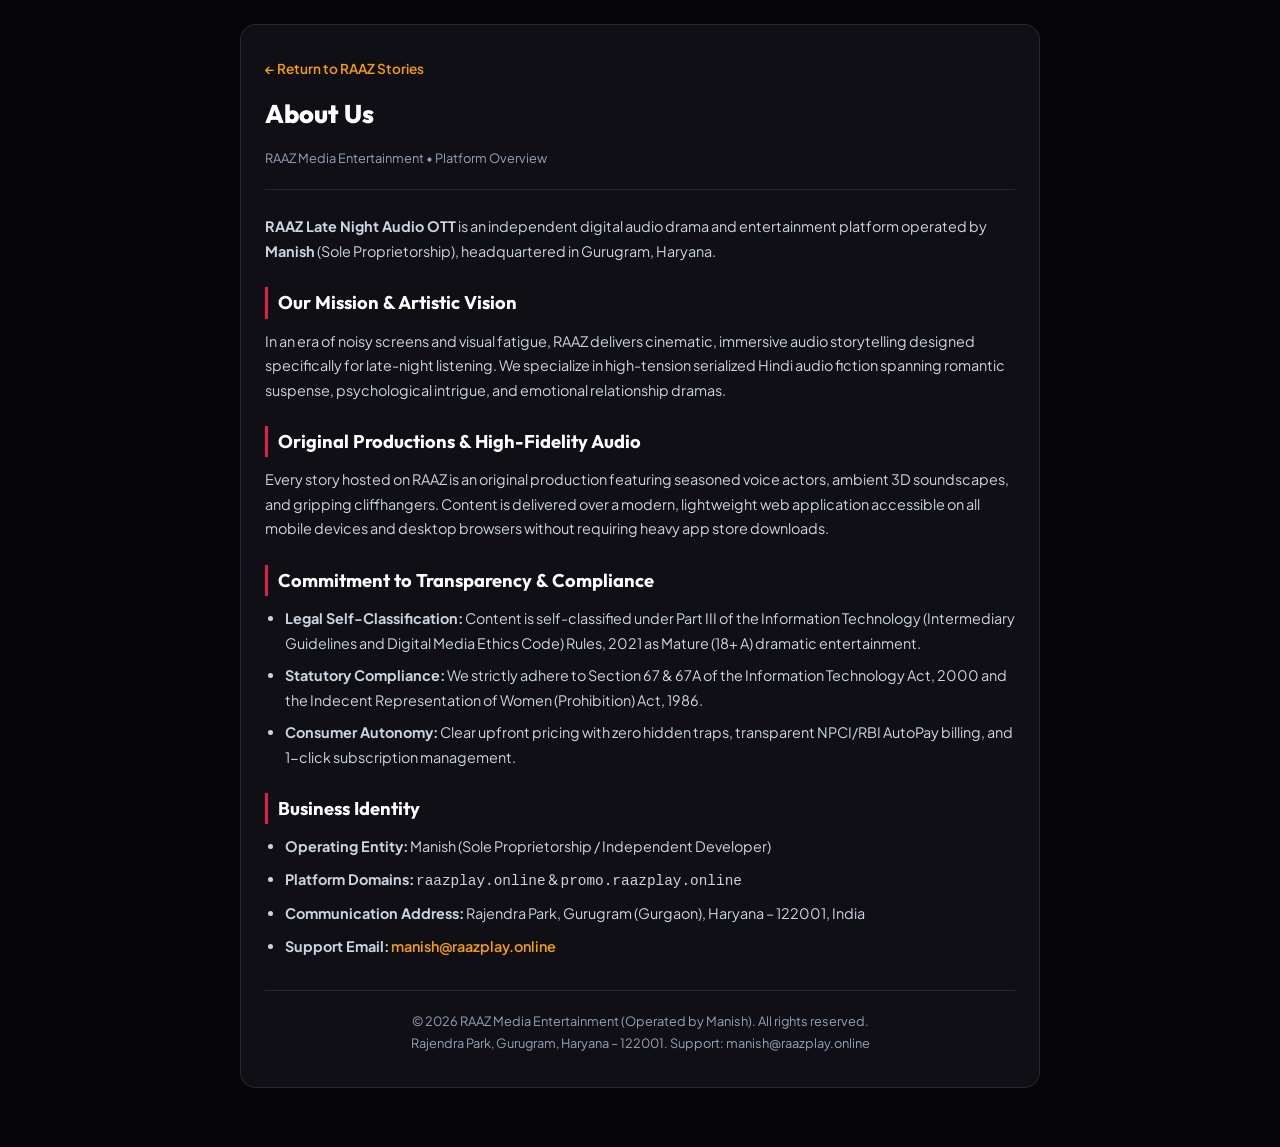
<file: about.html>
<!DOCTYPE html>
<html lang="en">
<head>
  <meta charset="UTF-8">
  <meta name="viewport" content="width=device-width, initial-scale=1.0">
  <title>About Us — RAAZ Media Entertainment</title>
  <link rel="preconnect" href="https://fonts.googleapis.com">
  <link rel="preconnect" href="https://fonts.gstatic.com" crossorigin>
  <link href="https://fonts.googleapis.com/css2?family=Outfit:wght@600;700;800&family=Plus+Jakarta+Sans:wght@400;500;600;700&display=swap" rel="stylesheet">
  <style>
    :root {
      --bg: #060608;
      --card-bg: #0f0f15;
      --border: rgba(255, 255, 255, 0.1);
      --crimson: #e11d48;
      --gold: #f59e0b;
      --text: #cbd5e1;
      --text-muted: #94a3b8;
    }
    * { box-sizing: border-box; margin: 0; padding: 0; }
    body {
      background: var(--bg);
      color: var(--text);
      font-family: 'Plus Jakarta Sans', sans-serif;
      line-height: 1.7;
      padding: 24px 16px 60px;
    }
    .policy-container {
      max-width: 800px;
      margin: 0 auto;
      background: var(--card-bg);
      border: 1px solid var(--border);
      border-radius: 16px;
      padding: 32px 24px;
    }
    .policy-header {
      border-bottom: 1px solid var(--border);
      padding-bottom: 20px;
      margin-bottom: 24px;
      display: flex;
      flex-direction: column;
      gap: 12px;
    }
    .back-btn {
      display: inline-flex;
      align-items: center;
      gap: 6px;
      color: var(--gold);
      text-decoration: none;
      font-size: 0.85rem;
      font-weight: 600;
    }
    h1 {
      font-family: 'Outfit', sans-serif;
      color: #fff;
      font-size: 1.6rem;
      font-weight: 800;
    }
    .last-updated {
      font-size: 0.8rem;
      color: var(--text-muted);
    }
    h2 {
      font-family: 'Outfit', sans-serif;
      color: #fff;
      font-size: 1.15rem;
      margin: 24px 0 10px;
      border-left: 3px solid var(--crimson);
      padding-left: 10px;
    }
    p, ul {
      margin-bottom: 14px;
      font-size: 0.9rem;
    }
    ul {
      padding-left: 20px;
    }
    li {
      margin-bottom: 8px;
    }
    .footer-note {
      margin-top: 32px;
      padding-top: 20px;
      border-top: 1px solid var(--border);
      font-size: 0.8rem;
      color: var(--text-muted);
      text-align: center;
    }
  </style>
</head>
<body>
  <div class="policy-container">
    <div class="policy-header">
      <a href="index.html" class="back-btn">&larr; Return to RAAZ Stories</a>
      <h1>About Us</h1>
      <div class="last-updated">RAAZ Media Entertainment &bull; Platform Overview</div>
    </div>

    <p><strong>RAAZ Late Night Audio OTT</strong> is an independent digital audio drama and entertainment platform operated by <strong>Manish</strong> (Sole Proprietorship), headquartered in Gurugram, Haryana.</p>

    <h2>Our Mission &amp; Artistic Vision</h2>
    <p>In an era of noisy screens and visual fatigue, RAAZ delivers cinematic, immersive audio storytelling designed specifically for late-night listening. We specialize in high-tension serialized Hindi audio fiction spanning romantic suspense, psychological intrigue, and emotional relationship dramas.</p>

    <h2>Original Productions &amp; High-Fidelity Audio</h2>
    <p>Every story hosted on RAAZ is an original production featuring seasoned voice actors, ambient 3D soundscapes, and gripping cliffhangers. Content is delivered over a modern, lightweight web application accessible on all mobile devices and desktop browsers without requiring heavy app store downloads.</p>

    <h2>Commitment to Transparency &amp; Compliance</h2>
    <ul>
      <li><strong>Legal Self-Classification:</strong> Content is self-classified under Part III of the Information Technology (Intermediary Guidelines and Digital Media Ethics Code) Rules, 2021 as Mature (18+ A) dramatic entertainment.</li>
      <li><strong>Statutory Compliance:</strong> We strictly adhere to Section 67 &amp; 67A of the Information Technology Act, 2000 and the Indecent Representation of Women (Prohibition) Act, 1986.</li>
      <li><strong>Consumer Autonomy:</strong> Clear upfront pricing with zero hidden traps, transparent NPCI/RBI AutoPay billing, and 1-click subscription management.</li>
    </ul>

    <h2>Business Identity</h2>
    <ul>
      <li><strong>Operating Entity:</strong> Manish (Sole Proprietorship / Independent Developer)</li>
      <li><strong>Platform Domains:</strong> <code>raazplay.online</code> &amp; <code>promo.raazplay.online</code></li>
      <li><strong>Communication Address:</strong> Rajendra Park, Gurugram (Gurgaon), Haryana – 122001, India</li>
      <li><strong>Support Email:</strong> <span style="color:var(--gold); font-weight:600; user-select:all;">manish@raazplay.online</span></li>
    </ul>

    <div class="footer-note">
      &copy; 2026 RAAZ Media Entertainment (Operated by Manish). All rights reserved.<br>
      Rajendra Park, Gurugram, Haryana – 122001. Support: manish@raazplay.online
    </div>
  </div>
</body>
</html>
</file>
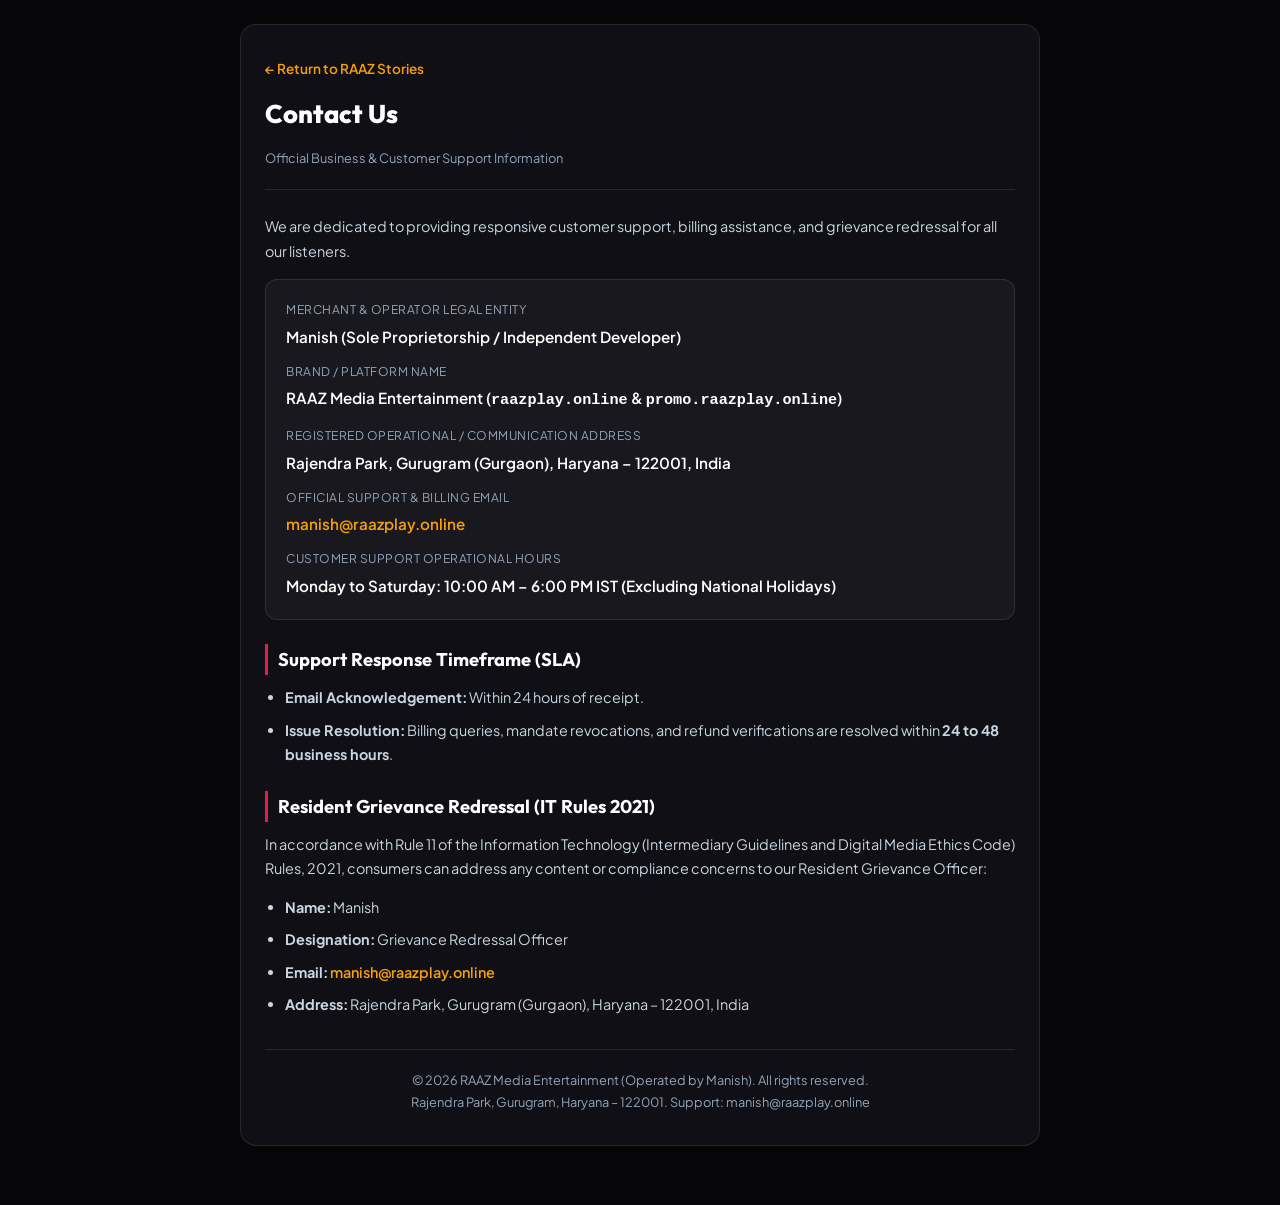
<file: contact.html>
<!DOCTYPE html>
<html lang="en">
<head>
  <meta charset="UTF-8">
  <meta name="viewport" content="width=device-width, initial-scale=1.0">
  <title>Contact Us — RAAZ Media Entertainment</title>
  <link rel="preconnect" href="https://fonts.googleapis.com">
  <link rel="preconnect" href="https://fonts.gstatic.com" crossorigin>
  <link href="https://fonts.googleapis.com/css2?family=Outfit:wght@600;700;800&family=Plus+Jakarta+Sans:wght@400;500;600;700&display=swap" rel="stylesheet">
  <style>
    :root {
      --bg: #060608;
      --card-bg: #0f0f15;
      --border: rgba(255, 255, 255, 0.1);
      --crimson: #e11d48;
      --gold: #f59e0b;
      --text: #cbd5e1;
      --text-muted: #94a3b8;
    }
    * { box-sizing: border-box; margin: 0; padding: 0; }
    body {
      background: var(--bg);
      color: var(--text);
      font-family: 'Plus Jakarta Sans', sans-serif;
      line-height: 1.7;
      padding: 24px 16px 60px;
    }
    .policy-container {
      max-width: 800px;
      margin: 0 auto;
      background: var(--card-bg);
      border: 1px solid var(--border);
      border-radius: 16px;
      padding: 32px 24px;
    }
    .policy-header {
      border-bottom: 1px solid var(--border);
      padding-bottom: 20px;
      margin-bottom: 24px;
      display: flex;
      flex-direction: column;
      gap: 12px;
    }
    .back-btn {
      display: inline-flex;
      align-items: center;
      gap: 6px;
      color: var(--gold);
      text-decoration: none;
      font-size: 0.85rem;
      font-weight: 600;
    }
    h1 {
      font-family: 'Outfit', sans-serif;
      color: #fff;
      font-size: 1.6rem;
      font-weight: 800;
    }
    .last-updated {
      font-size: 0.8rem;
      color: var(--text-muted);
    }
    h2 {
      font-family: 'Outfit', sans-serif;
      color: #fff;
      font-size: 1.15rem;
      margin: 24px 0 10px;
      border-left: 3px solid var(--crimson);
      padding-left: 10px;
    }
    p, ul {
      margin-bottom: 14px;
      font-size: 0.9rem;
    }
    ul {
      padding-left: 20px;
    }
    li {
      margin-bottom: 8px;
    }
    .info-card {
      background: rgba(255, 255, 255, 0.04);
      border: 1px solid var(--border);
      border-radius: 12px;
      padding: 20px;
      margin: 16px 0;
    }
    .info-row {
      margin-bottom: 12px;
    }
    .info-row:last-child {
      margin-bottom: 0;
    }
    .info-label {
      font-size: 0.75rem;
      color: var(--text-muted);
      text-transform: uppercase;
      letter-spacing: 0.5px;
      display: block;
      margin-bottom: 2px;
    }
    .info-val {
      font-size: 0.95rem;
      color: #fff;
      font-weight: 600;
    }
    .footer-note {
      margin-top: 32px;
      padding-top: 20px;
      border-top: 1px solid var(--border);
      font-size: 0.8rem;
      color: var(--text-muted);
      text-align: center;
    }
  </style>
</head>
<body>
  <div class="policy-container">
    <div class="policy-header">
      <a href="index.html" class="back-btn">&larr; Return to RAAZ Stories</a>
      <h1>Contact Us</h1>
      <div class="last-updated">Official Business &amp; Customer Support Information</div>
    </div>

    <p>We are dedicated to providing responsive customer support, billing assistance, and grievance redressal for all our listeners.</p>

    <div class="info-card">
      <div class="info-row">
        <span class="info-label">Merchant &amp; Operator Legal Entity</span>
        <span class="info-val">Manish (Sole Proprietorship / Independent Developer)</span>
      </div>
      <div class="info-row">
        <span class="info-label">Brand / Platform Name</span>
        <span class="info-val">RAAZ Media Entertainment (<code>raazplay.online</code> &amp; <code>promo.raazplay.online</code>)</span>
      </div>
      <div class="info-row">
        <span class="info-label">Registered Operational / Communication Address</span>
        <span class="info-val">Rajendra Park, Gurugram (Gurgaon), Haryana – 122001, India</span>
      </div>
      <div class="info-row">
        <span class="info-label">Official Support &amp; Billing Email</span>
        <span class="info-val"><span style="color:var(--gold); font-weight:600; user-select:all;">manish@raazplay.online</span></span>
      </div>
      <div class="info-row">
        <span class="info-label">Customer Support Operational Hours</span>
        <span class="info-val">Monday to Saturday: 10:00 AM – 6:00 PM IST (Excluding National Holidays)</span>
      </div>
    </div>

    <h2>Support Response Timeframe (SLA)</h2>
    <ul>
      <li><strong>Email Acknowledgement:</strong> Within 24 hours of receipt.</li>
      <li><strong>Issue Resolution:</strong> Billing queries, mandate revocations, and refund verifications are resolved within <strong>24 to 48 business hours</strong>.</li>
    </ul>

    <h2>Resident Grievance Redressal (IT Rules 2021)</h2>
    <p>In accordance with Rule 11 of the Information Technology (Intermediary Guidelines and Digital Media Ethics Code) Rules, 2021, consumers can address any content or compliance concerns to our Resident Grievance Officer:</p>
    <ul>
      <li><strong>Name:</strong> Manish</li>
      <li><strong>Designation:</strong> Grievance Redressal Officer</li>
      <li><strong>Email:</strong> <span style="color:var(--gold); font-weight:600; user-select:all;">manish@raazplay.online</span></li>
      <li><strong>Address:</strong> Rajendra Park, Gurugram (Gurgaon), Haryana – 122001, India</li>
    </ul>

    <div class="footer-note">
      &copy; 2026 RAAZ Media Entertainment (Operated by Manish). All rights reserved.<br>
      Rajendra Park, Gurugram, Haryana – 122001. Support: manish@raazplay.online
    </div>
  </div>
</body>
</html>
</file>
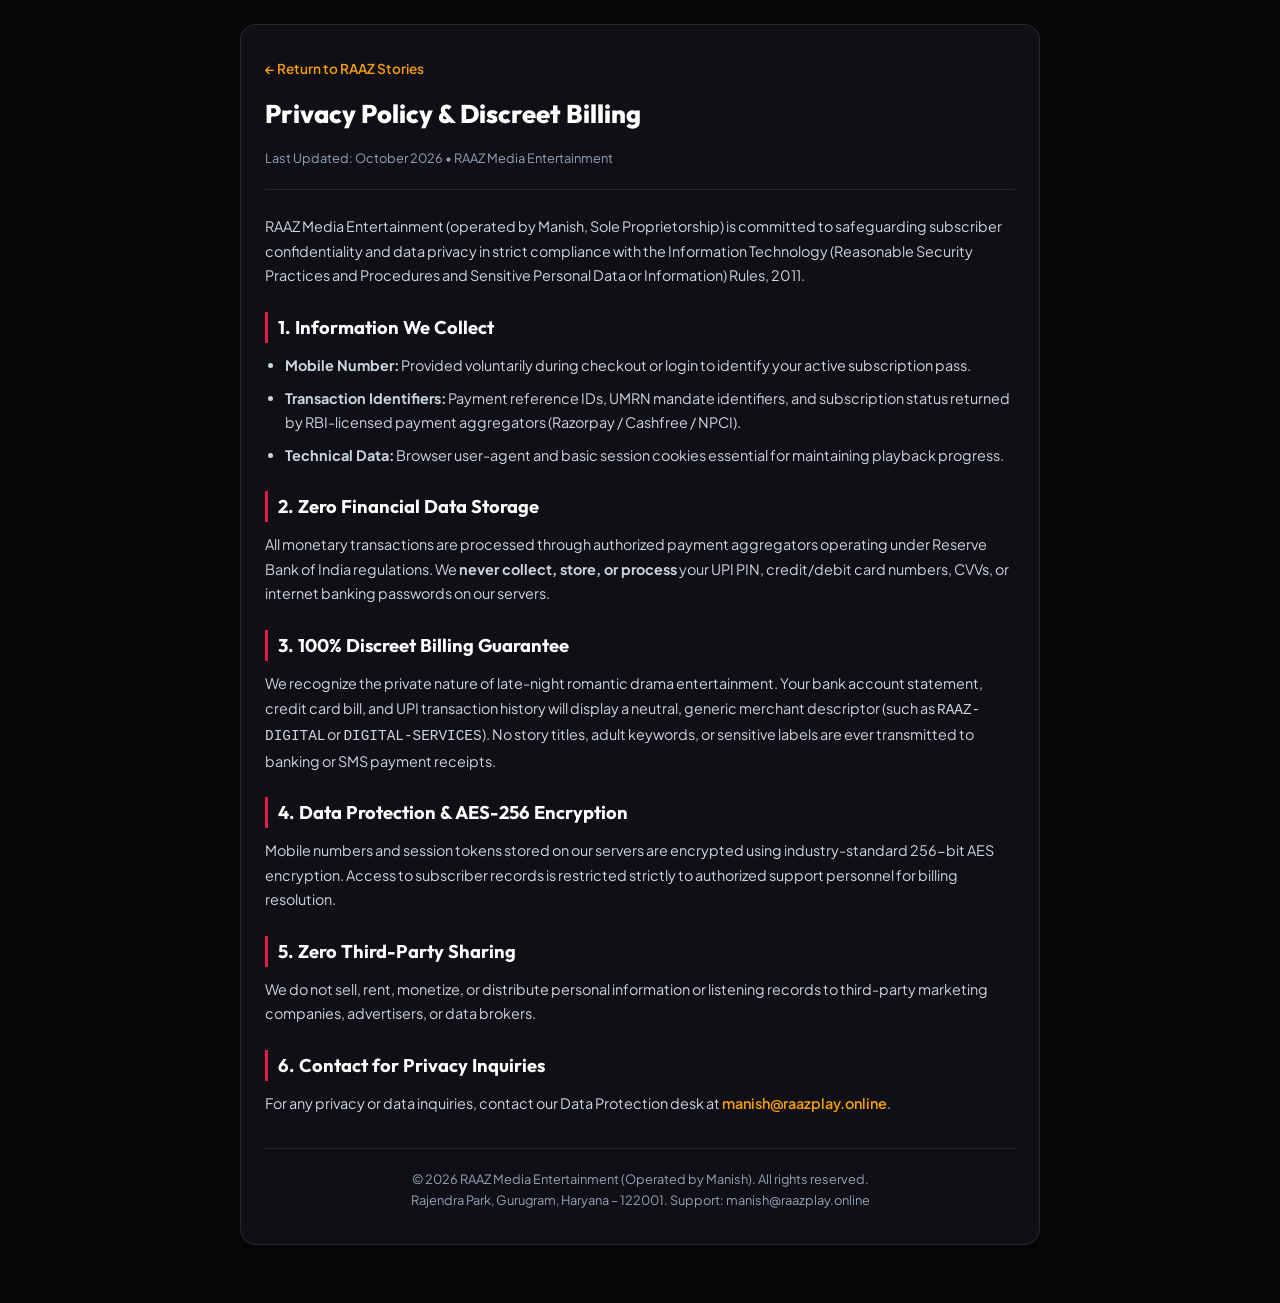
<file: privacy.html>
<!DOCTYPE html>
<html lang="en">
<head>
  <meta charset="UTF-8">
  <meta name="viewport" content="width=device-width, initial-scale=1.0">
  <title>Privacy Policy — RAAZ Media Entertainment</title>
  <link rel="preconnect" href="https://fonts.googleapis.com">
  <link rel="preconnect" href="https://fonts.gstatic.com" crossorigin>
  <link href="https://fonts.googleapis.com/css2?family=Outfit:wght@600;700;800&family=Plus+Jakarta+Sans:wght@400;500;600;700&display=swap" rel="stylesheet">
  <style>
    :root {
      --bg: #060608;
      --card-bg: #0f0f15;
      --border: rgba(255, 255, 255, 0.1);
      --crimson: #e11d48;
      --gold: #f59e0b;
      --text: #cbd5e1;
      --text-muted: #94a3b8;
    }
    * { box-sizing: border-box; margin: 0; padding: 0; }
    body {
      background: var(--bg);
      color: var(--text);
      font-family: 'Plus Jakarta Sans', sans-serif;
      line-height: 1.7;
      padding: 24px 16px 60px;
    }
    .policy-container {
      max-width: 800px;
      margin: 0 auto;
      background: var(--card-bg);
      border: 1px solid var(--border);
      border-radius: 16px;
      padding: 32px 24px;
    }
    .policy-header {
      border-bottom: 1px solid var(--border);
      padding-bottom: 20px;
      margin-bottom: 24px;
      display: flex;
      flex-direction: column;
      gap: 12px;
    }
    .back-btn {
      display: inline-flex;
      align-items: center;
      gap: 6px;
      color: var(--gold);
      text-decoration: none;
      font-size: 0.85rem;
      font-weight: 600;
    }
    h1 {
      font-family: 'Outfit', sans-serif;
      color: #fff;
      font-size: 1.6rem;
      font-weight: 800;
    }
    .last-updated {
      font-size: 0.8rem;
      color: var(--text-muted);
    }
    h2 {
      font-family: 'Outfit', sans-serif;
      color: #fff;
      font-size: 1.15rem;
      margin: 24px 0 10px;
      border-left: 3px solid var(--crimson);
      padding-left: 10px;
    }
    p, ul {
      margin-bottom: 14px;
      font-size: 0.9rem;
    }
    ul {
      padding-left: 20px;
    }
    li {
      margin-bottom: 8px;
    }
    .footer-note {
      margin-top: 32px;
      padding-top: 20px;
      border-top: 1px solid var(--border);
      font-size: 0.8rem;
      color: var(--text-muted);
      text-align: center;
    }
  </style>
</head>
<body>
  <div class="policy-container">
    <div class="policy-header">
      <a href="index.html" class="back-btn">&larr; Return to RAAZ Stories</a>
      <h1>Privacy Policy &amp; Discreet Billing</h1>
      <div class="last-updated">Last Updated: October 2026 &bull; RAAZ Media Entertainment</div>
    </div>

    <p>RAAZ Media Entertainment (operated by Manish, Sole Proprietorship) is committed to safeguarding subscriber confidentiality and data privacy in strict compliance with the Information Technology (Reasonable Security Practices and Procedures and Sensitive Personal Data or Information) Rules, 2011.</p>

    <h2>1. Information We Collect</h2>
    <ul>
      <li><strong>Mobile Number:</strong> Provided voluntarily during checkout or login to identify your active subscription pass.</li>
      <li><strong>Transaction Identifiers:</strong> Payment reference IDs, UMRN mandate identifiers, and subscription status returned by RBI-licensed payment aggregators (Razorpay / Cashfree / NPCI).</li>
      <li><strong>Technical Data:</strong> Browser user-agent and basic session cookies essential for maintaining playback progress.</li>
    </ul>

    <h2>2. Zero Financial Data Storage</h2>
    <p>All monetary transactions are processed through authorized payment aggregators operating under Reserve Bank of India regulations. We <strong>never collect, store, or process</strong> your UPI PIN, credit/debit card numbers, CVVs, or internet banking passwords on our servers.</p>

    <h2>3. 100% Discreet Billing Guarantee</h2>
    <p>We recognize the private nature of late-night romantic drama entertainment. Your bank account statement, credit card bill, and UPI transaction history will display a neutral, generic merchant descriptor (such as <code>RAAZ-DIGITAL</code> or <code>DIGITAL-SERVICES</code>). No story titles, adult keywords, or sensitive labels are ever transmitted to banking or SMS payment receipts.</p>

    <h2>4. Data Protection &amp; AES-256 Encryption</h2>
    <p>Mobile numbers and session tokens stored on our servers are encrypted using industry-standard 256-bit AES encryption. Access to subscriber records is restricted strictly to authorized support personnel for billing resolution.</p>

    <h2>5. Zero Third-Party Sharing</h2>
    <p>We do not sell, rent, monetize, or distribute personal information or listening records to third-party marketing companies, advertisers, or data brokers.</p>

    <h2>6. Contact for Privacy Inquiries</h2>
    <p>For any privacy or data inquiries, contact our Data Protection desk at <span style="color:var(--gold); font-weight:600; user-select:all;">manish@raazplay.online</span>.</p>

    <div class="footer-note">
      &copy; 2026 RAAZ Media Entertainment (Operated by Manish). All rights reserved.<br>
      Rajendra Park, Gurugram, Haryana – 122001. Support: manish@raazplay.online
    </div>
  </div>
</body>
</html>
</file>
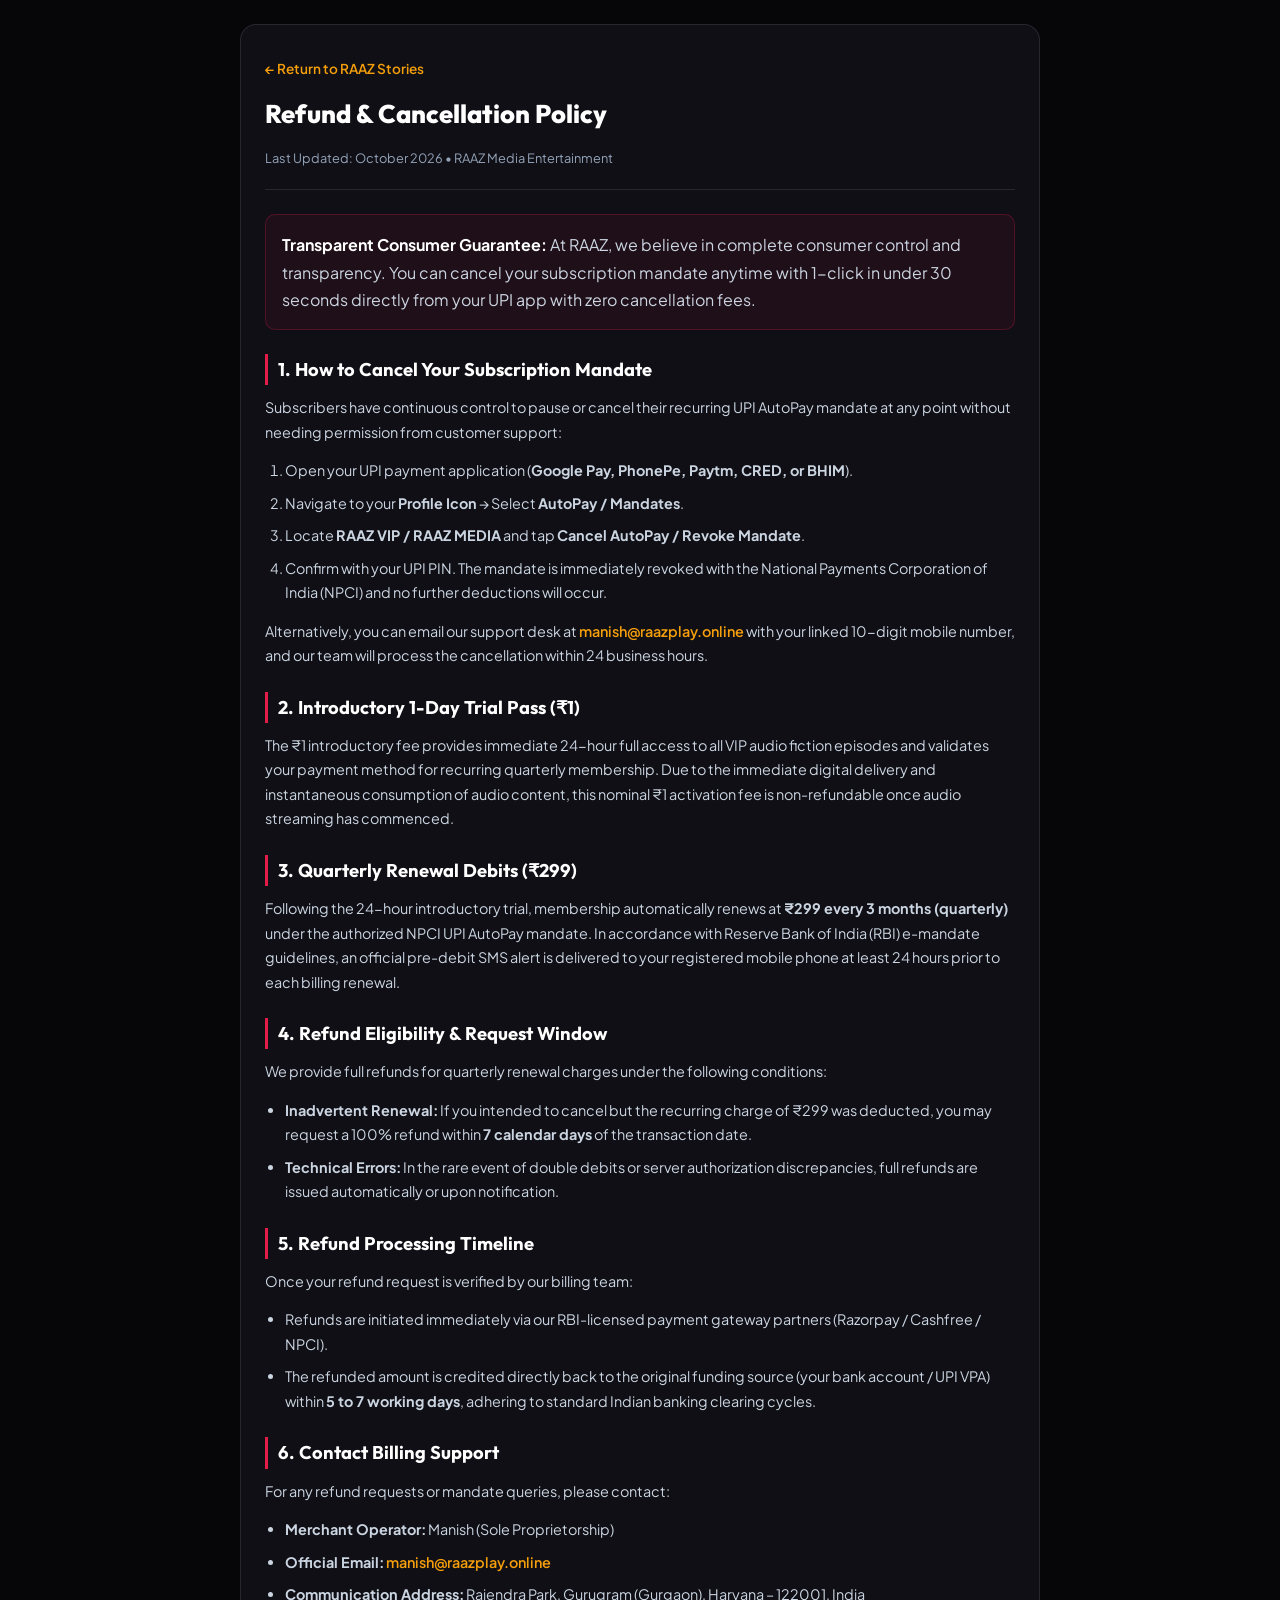
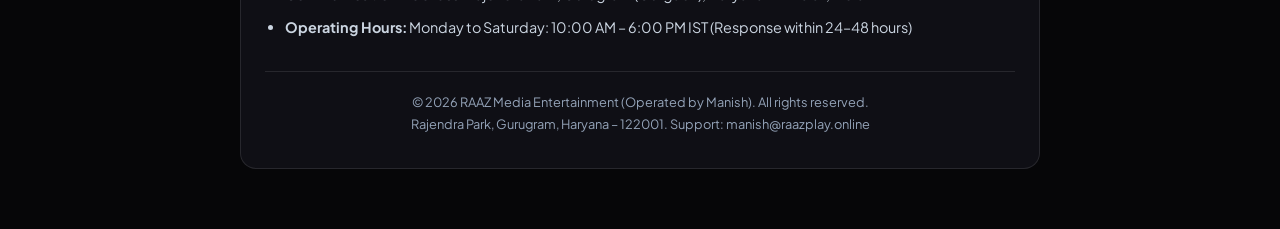
<file: refund.html>
<!DOCTYPE html>
<html lang="en">
<head>
  <meta charset="UTF-8">
  <meta name="viewport" content="width=device-width, initial-scale=1.0">
  <title>Refund &amp; Cancellation Policy — RAAZ Media Entertainment</title>
  <link rel="preconnect" href="https://fonts.googleapis.com">
  <link rel="preconnect" href="https://fonts.gstatic.com" crossorigin>
  <link href="https://fonts.googleapis.com/css2?family=Outfit:wght@600;700;800&family=Plus+Jakarta+Sans:wght@400;500;600;700&display=swap" rel="stylesheet">
  <style>
    :root {
      --bg: #060608;
      --card-bg: #0f0f15;
      --border: rgba(255, 255, 255, 0.1);
      --crimson: #e11d48;
      --gold: #f59e0b;
      --text: #cbd5e1;
      --text-muted: #94a3b8;
    }
    * { box-sizing: border-box; margin: 0; padding: 0; }
    body {
      background: var(--bg);
      color: var(--text);
      font-family: 'Plus Jakarta Sans', sans-serif;
      line-height: 1.7;
      padding: 24px 16px 60px;
    }
    .policy-container {
      max-width: 800px;
      margin: 0 auto;
      background: var(--card-bg);
      border: 1px solid var(--border);
      border-radius: 16px;
      padding: 32px 24px;
    }
    .policy-header {
      border-bottom: 1px solid var(--border);
      padding-bottom: 20px;
      margin-bottom: 24px;
      display: flex;
      flex-direction: column;
      gap: 12px;
    }
    .back-btn {
      display: inline-flex;
      align-items: center;
      gap: 6px;
      color: var(--gold);
      text-decoration: none;
      font-size: 0.85rem;
      font-weight: 600;
    }
    h1 {
      font-family: 'Outfit', sans-serif;
      color: #fff;
      font-size: 1.6rem;
      font-weight: 800;
    }
    .last-updated {
      font-size: 0.8rem;
      color: var(--text-muted);
    }
    h2 {
      font-family: 'Outfit', sans-serif;
      color: #fff;
      font-size: 1.15rem;
      margin: 24px 0 10px;
      border-left: 3px solid var(--crimson);
      padding-left: 10px;
    }
    p, ul, ol {
      margin-bottom: 14px;
      font-size: 0.9rem;
    }
    ul, ol {
      padding-left: 20px;
    }
    li {
      margin-bottom: 8px;
    }
    .highlight-card {
      background: rgba(225, 29, 72, 0.08);
      border: 1px solid rgba(225, 29, 72, 0.25);
      border-radius: 10px;
      padding: 16px;
      margin: 16px 0;
    }
    .highlight-card strong {
      color: #fff;
    }
    .footer-note {
      margin-top: 32px;
      padding-top: 20px;
      border-top: 1px solid var(--border);
      font-size: 0.8rem;
      color: var(--text-muted);
      text-align: center;
    }
  </style>
</head>
<body>
  <div class="policy-container">
    <div class="policy-header">
      <a href="index.html" class="back-btn">&larr; Return to RAAZ Stories</a>
      <h1>Refund &amp; Cancellation Policy</h1>
      <div class="last-updated">Last Updated: October 2026 &bull; RAAZ Media Entertainment</div>
    </div>

    <div class="highlight-card">
      <strong>Transparent Consumer Guarantee:</strong> At RAAZ, we believe in complete consumer control and transparency. You can cancel your subscription mandate anytime with 1-click in under 30 seconds directly from your UPI app with zero cancellation fees.
    </div>

    <h2>1. How to Cancel Your Subscription Mandate</h2>
    <p>Subscribers have continuous control to pause or cancel their recurring UPI AutoPay mandate at any point without needing permission from customer support:</p>
    <ol>
      <li>Open your UPI payment application (<strong>Google Pay, PhonePe, Paytm, CRED, or BHIM</strong>).</li>
      <li>Navigate to your <strong>Profile Icon</strong> &rarr; Select <strong>AutoPay / Mandates</strong>.</li>
      <li>Locate <strong>RAAZ VIP / RAAZ MEDIA</strong> and tap <strong>Cancel AutoPay / Revoke Mandate</strong>.</li>
      <li>Confirm with your UPI PIN. The mandate is immediately revoked with the National Payments Corporation of India (NPCI) and no further deductions will occur.</li>
    </ol>
    <p>Alternatively, you can email our support desk at <span style="color:var(--gold); font-weight:600; user-select:all;">manish@raazplay.online</span> with your linked 10-digit mobile number, and our team will process the cancellation within 24 business hours.</p>

    <h2>2. Introductory 1-Day Trial Pass (₹1)</h2>
    <p>The ₹1 introductory fee provides immediate 24-hour full access to all VIP audio fiction episodes and validates your payment method for recurring quarterly membership. Due to the immediate digital delivery and instantaneous consumption of audio content, this nominal ₹1 activation fee is non-refundable once audio streaming has commenced.</p>

    <h2>3. Quarterly Renewal Debits (₹299)</h2>
    <p>Following the 24-hour introductory trial, membership automatically renews at <strong>₹299 every 3 months (quarterly)</strong> under the authorized NPCI UPI AutoPay mandate. In accordance with Reserve Bank of India (RBI) e-mandate guidelines, an official pre-debit SMS alert is delivered to your registered mobile phone at least 24 hours prior to each billing renewal.</p>

    <h2>4. Refund Eligibility &amp; Request Window</h2>
    <p>We provide full refunds for quarterly renewal charges under the following conditions:</p>
    <ul>
      <li><strong>Inadvertent Renewal:</strong> If you intended to cancel but the recurring charge of ₹299 was deducted, you may request a 100% refund within <strong>7 calendar days</strong> of the transaction date.</li>
      <li><strong>Technical Errors:</strong> In the rare event of double debits or server authorization discrepancies, full refunds are issued automatically or upon notification.</li>
    </ul>

    <h2>5. Refund Processing Timeline</h2>
    <p>Once your refund request is verified by our billing team:</p>
    <ul>
      <li>Refunds are initiated immediately via our RBI-licensed payment gateway partners (Razorpay / Cashfree / NPCI).</li>
      <li>The refunded amount is credited directly back to the original funding source (your bank account / UPI VPA) within <strong>5 to 7 working days</strong>, adhering to standard Indian banking clearing cycles.</li>
    </ul>

    <h2>6. Contact Billing Support</h2>
    <p>For any refund requests or mandate queries, please contact:</p>
    <ul>
      <li><strong>Merchant Operator:</strong> Manish (Sole Proprietorship)</li>
      <li><strong>Official Email:</strong> <span style="color:var(--gold); font-weight:600; user-select:all;">manish@raazplay.online</span></li>
      <li><strong>Communication Address:</strong> Rajendra Park, Gurugram (Gurgaon), Haryana – 122001, India</li>
      <li><strong>Operating Hours:</strong> Monday to Saturday: 10:00 AM – 6:00 PM IST (Response within 24–48 hours)</li>
    </ul>

    <div class="footer-note">
      &copy; 2026 RAAZ Media Entertainment (Operated by Manish). All rights reserved.<br>
      Rajendra Park, Gurugram, Haryana – 122001. Support: manish@raazplay.online
    </div>
  </div>
</body>
</html>
</file>
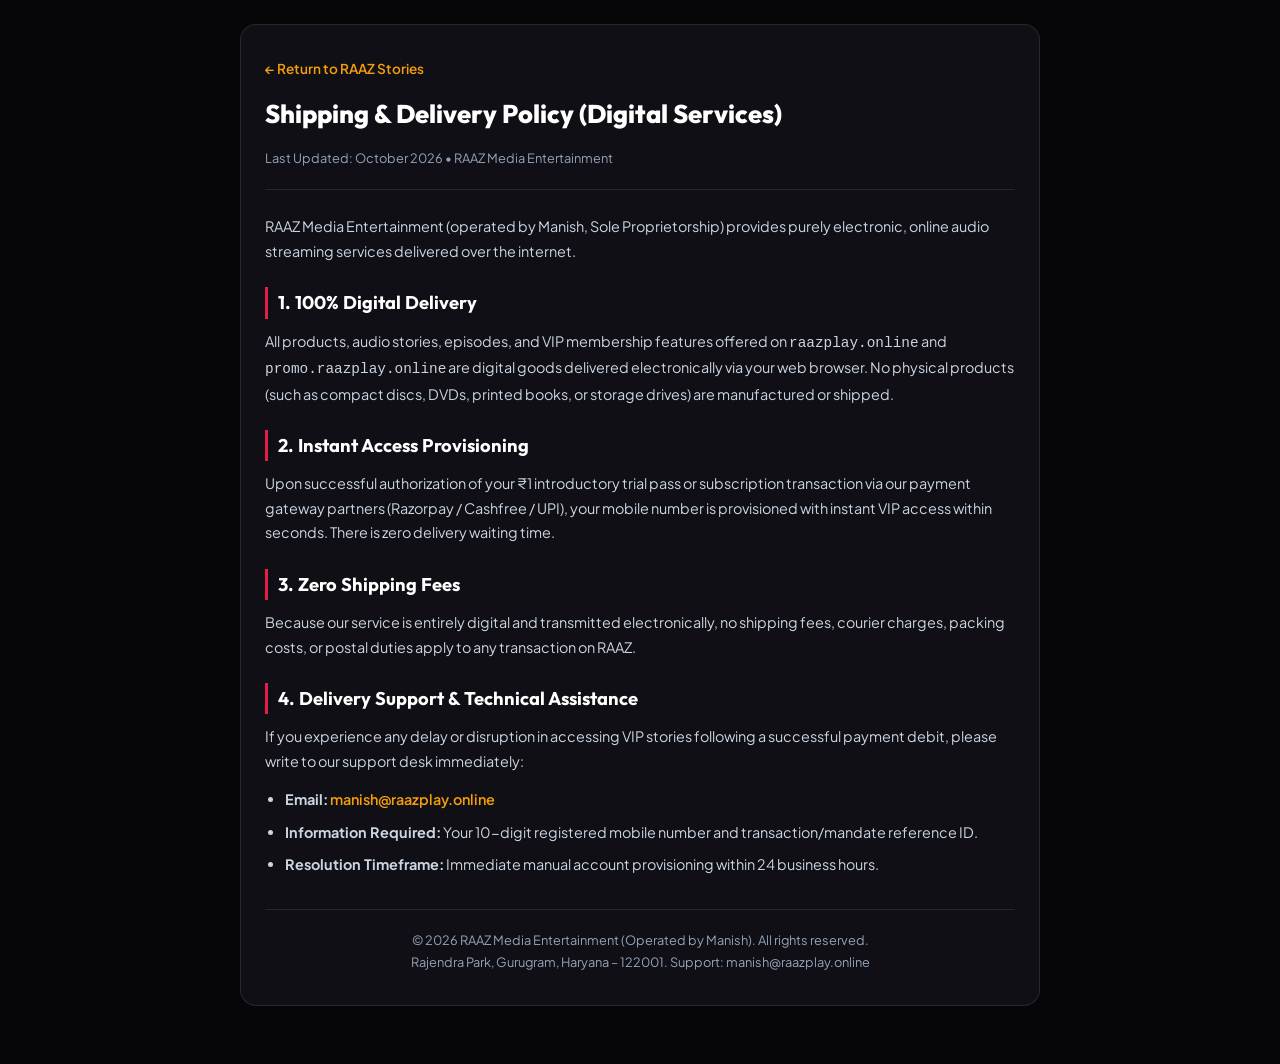
<file: shipping.html>
<!DOCTYPE html>
<html lang="en">
<head>
  <meta charset="UTF-8">
  <meta name="viewport" content="width=device-width, initial-scale=1.0">
  <title>Shipping &amp; Delivery Policy — RAAZ Media Entertainment</title>
  <link rel="preconnect" href="https://fonts.googleapis.com">
  <link rel="preconnect" href="https://fonts.gstatic.com" crossorigin>
  <link href="https://fonts.googleapis.com/css2?family=Outfit:wght@600;700;800&family=Plus+Jakarta+Sans:wght@400;500;600;700&display=swap" rel="stylesheet">
  <style>
    :root {
      --bg: #060608;
      --card-bg: #0f0f15;
      --border: rgba(255, 255, 255, 0.1);
      --crimson: #e11d48;
      --gold: #f59e0b;
      --text: #cbd5e1;
      --text-muted: #94a3b8;
    }
    * { box-sizing: border-box; margin: 0; padding: 0; }
    body {
      background: var(--bg);
      color: var(--text);
      font-family: 'Plus Jakarta Sans', sans-serif;
      line-height: 1.7;
      padding: 24px 16px 60px;
    }
    .policy-container {
      max-width: 800px;
      margin: 0 auto;
      background: var(--card-bg);
      border: 1px solid var(--border);
      border-radius: 16px;
      padding: 32px 24px;
    }
    .policy-header {
      border-bottom: 1px solid var(--border);
      padding-bottom: 20px;
      margin-bottom: 24px;
      display: flex;
      flex-direction: column;
      gap: 12px;
    }
    .back-btn {
      display: inline-flex;
      align-items: center;
      gap: 6px;
      color: var(--gold);
      text-decoration: none;
      font-size: 0.85rem;
      font-weight: 600;
    }
    h1 {
      font-family: 'Outfit', sans-serif;
      color: #fff;
      font-size: 1.6rem;
      font-weight: 800;
    }
    .last-updated {
      font-size: 0.8rem;
      color: var(--text-muted);
    }
    h2 {
      font-family: 'Outfit', sans-serif;
      color: #fff;
      font-size: 1.15rem;
      margin: 24px 0 10px;
      border-left: 3px solid var(--crimson);
      padding-left: 10px;
    }
    p, ul {
      margin-bottom: 14px;
      font-size: 0.9rem;
    }
    ul {
      padding-left: 20px;
    }
    li {
      margin-bottom: 8px;
    }
    .footer-note {
      margin-top: 32px;
      padding-top: 20px;
      border-top: 1px solid var(--border);
      font-size: 0.8rem;
      color: var(--text-muted);
      text-align: center;
    }
  </style>
</head>
<body>
  <div class="policy-container">
    <div class="policy-header">
      <a href="index.html" class="back-btn">&larr; Return to RAAZ Stories</a>
      <h1>Shipping &amp; Delivery Policy (Digital Services)</h1>
      <div class="last-updated">Last Updated: October 2026 &bull; RAAZ Media Entertainment</div>
    </div>

    <p>RAAZ Media Entertainment (operated by Manish, Sole Proprietorship) provides purely electronic, online audio streaming services delivered over the internet.</p>

    <h2>1. 100% Digital Delivery</h2>
    <p>All products, audio stories, episodes, and VIP membership features offered on <code>raazplay.online</code> and <code>promo.raazplay.online</code> are digital goods delivered electronically via your web browser. No physical products (such as compact discs, DVDs, printed books, or storage drives) are manufactured or shipped.</p>

    <h2>2. Instant Access Provisioning</h2>
    <p>Upon successful authorization of your ₹1 introductory trial pass or subscription transaction via our payment gateway partners (Razorpay / Cashfree / UPI), your mobile number is provisioned with instant VIP access within seconds. There is zero delivery waiting time.</p>

    <h2>3. Zero Shipping Fees</h2>
    <p>Because our service is entirely digital and transmitted electronically, no shipping fees, courier charges, packing costs, or postal duties apply to any transaction on RAAZ.</p>

    <h2>4. Delivery Support &amp; Technical Assistance</h2>
    <p>If you experience any delay or disruption in accessing VIP stories following a successful payment debit, please write to our support desk immediately:</p>
    <ul>
      <li><strong>Email:</strong> <span style="color:var(--gold); font-weight:600; user-select:all;">manish@raazplay.online</span></li>
      <li><strong>Information Required:</strong> Your 10-digit registered mobile number and transaction/mandate reference ID.</li>
      <li><strong>Resolution Timeframe:</strong> Immediate manual account provisioning within 24 business hours.</li>
    </ul>

    <div class="footer-note">
      &copy; 2026 RAAZ Media Entertainment (Operated by Manish). All rights reserved.<br>
      Rajendra Park, Gurugram, Haryana – 122001. Support: manish@raazplay.online
    </div>
  </div>
</body>
</html>
</file>
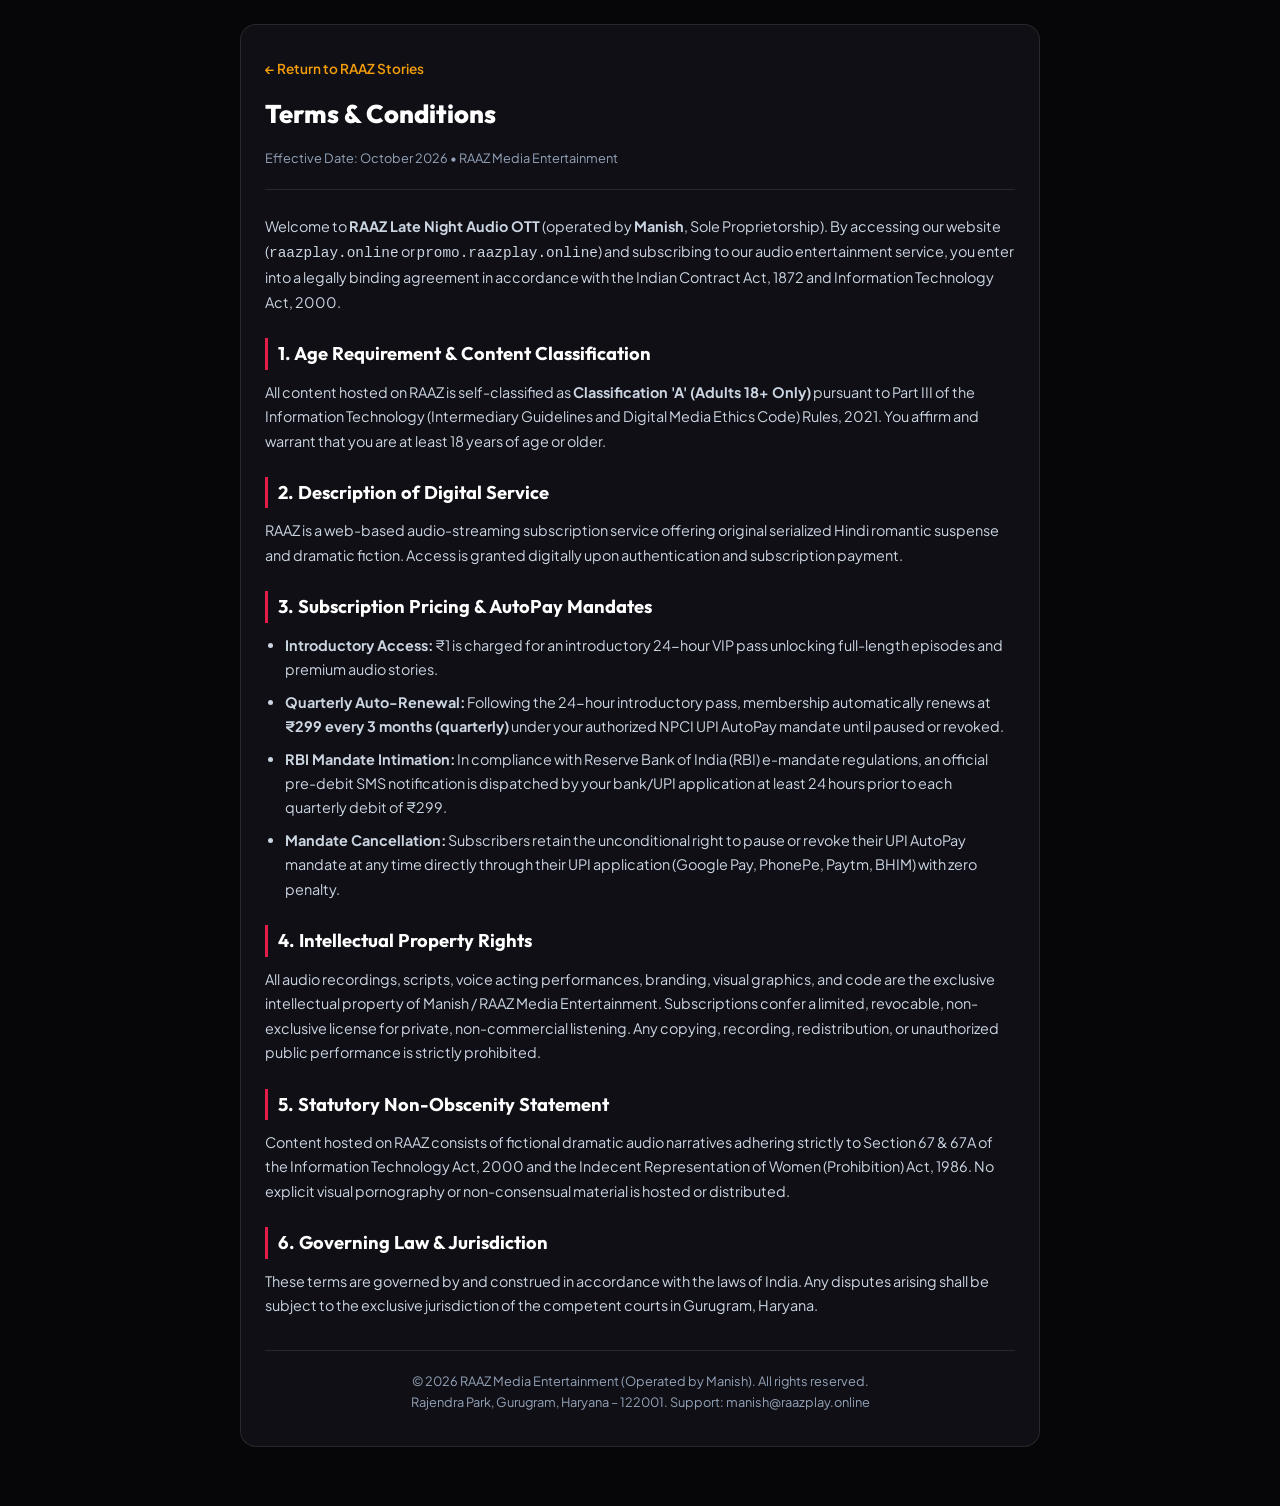
<file: terms.html>
<!DOCTYPE html>
<html lang="en">
<head>
  <meta charset="UTF-8">
  <meta name="viewport" content="width=device-width, initial-scale=1.0">
  <title>Terms &amp; Conditions — RAAZ Media Entertainment</title>
  <link rel="preconnect" href="https://fonts.googleapis.com">
  <link rel="preconnect" href="https://fonts.gstatic.com" crossorigin>
  <link href="https://fonts.googleapis.com/css2?family=Outfit:wght@600;700;800&family=Plus+Jakarta+Sans:wght@400;500;600;700&display=swap" rel="stylesheet">
  <style>
    :root {
      --bg: #060608;
      --card-bg: #0f0f15;
      --border: rgba(255, 255, 255, 0.1);
      --crimson: #e11d48;
      --gold: #f59e0b;
      --text: #cbd5e1;
      --text-muted: #94a3b8;
    }
    * { box-sizing: border-box; margin: 0; padding: 0; }
    body {
      background: var(--bg);
      color: var(--text);
      font-family: 'Plus Jakarta Sans', sans-serif;
      line-height: 1.7;
      padding: 24px 16px 60px;
    }
    .policy-container {
      max-width: 800px;
      margin: 0 auto;
      background: var(--card-bg);
      border: 1px solid var(--border);
      border-radius: 16px;
      padding: 32px 24px;
    }
    .policy-header {
      border-bottom: 1px solid var(--border);
      padding-bottom: 20px;
      margin-bottom: 24px;
      display: flex;
      flex-direction: column;
      gap: 12px;
    }
    .back-btn {
      display: inline-flex;
      align-items: center;
      gap: 6px;
      color: var(--gold);
      text-decoration: none;
      font-size: 0.85rem;
      font-weight: 600;
    }
    h1 {
      font-family: 'Outfit', sans-serif;
      color: #fff;
      font-size: 1.6rem;
      font-weight: 800;
    }
    .last-updated {
      font-size: 0.8rem;
      color: var(--text-muted);
    }
    h2 {
      font-family: 'Outfit', sans-serif;
      color: #fff;
      font-size: 1.15rem;
      margin: 24px 0 10px;
      border-left: 3px solid var(--crimson);
      padding-left: 10px;
    }
    p, ul, ol {
      margin-bottom: 14px;
      font-size: 0.9rem;
    }
    ul, ol {
      padding-left: 20px;
    }
    li {
      margin-bottom: 8px;
    }
    .footer-note {
      margin-top: 32px;
      padding-top: 20px;
      border-top: 1px solid var(--border);
      font-size: 0.8rem;
      color: var(--text-muted);
      text-align: center;
    }
  </style>
</head>
<body>
  <div class="policy-container">
    <div class="policy-header">
      <a href="index.html" class="back-btn">&larr; Return to RAAZ Stories</a>
      <h1>Terms &amp; Conditions</h1>
      <div class="last-updated">Effective Date: October 2026 &bull; RAAZ Media Entertainment</div>
    </div>

    <p>Welcome to <strong>RAAZ Late Night Audio OTT</strong> (operated by <strong>Manish</strong>, Sole Proprietorship). By accessing our website (<code>raazplay.online</code> or <code>promo.raazplay.online</code>) and subscribing to our audio entertainment service, you enter into a legally binding agreement in accordance with the Indian Contract Act, 1872 and Information Technology Act, 2000.</p>

    <h2>1. Age Requirement &amp; Content Classification</h2>
    <p>All content hosted on RAAZ is self-classified as <strong>Classification 'A' (Adults 18+ Only)</strong> pursuant to Part III of the Information Technology (Intermediary Guidelines and Digital Media Ethics Code) Rules, 2021. You affirm and warrant that you are at least 18 years of age or older.</p>

    <h2>2. Description of Digital Service</h2>
    <p>RAAZ is a web-based audio-streaming subscription service offering original serialized Hindi romantic suspense and dramatic fiction. Access is granted digitally upon authentication and subscription payment.</p>

    <h2>3. Subscription Pricing &amp; AutoPay Mandates</h2>
    <ul>
      <li><strong>Introductory Access:</strong> ₹1 is charged for an introductory 24-hour VIP pass unlocking full-length episodes and premium audio stories.</li>
      <li><strong>Quarterly Auto-Renewal:</strong> Following the 24-hour introductory pass, membership automatically renews at <strong>₹299 every 3 months (quarterly)</strong> under your authorized NPCI UPI AutoPay mandate until paused or revoked.</li>
      <li><strong>RBI Mandate Intimation:</strong> In compliance with Reserve Bank of India (RBI) e-mandate regulations, an official pre-debit SMS notification is dispatched by your bank/UPI application at least 24 hours prior to each quarterly debit of ₹299.</li>
      <li><strong>Mandate Cancellation:</strong> Subscribers retain the unconditional right to pause or revoke their UPI AutoPay mandate at any time directly through their UPI application (Google Pay, PhonePe, Paytm, BHIM) with zero penalty.</li>
    </ul>

    <h2>4. Intellectual Property Rights</h2>
    <p>All audio recordings, scripts, voice acting performances, branding, visual graphics, and code are the exclusive intellectual property of Manish / RAAZ Media Entertainment. Subscriptions confer a limited, revocable, non-exclusive license for private, non-commercial listening. Any copying, recording, redistribution, or unauthorized public performance is strictly prohibited.</p>

    <h2>5. Statutory Non-Obscenity Statement</h2>
    <p>Content hosted on RAAZ consists of fictional dramatic audio narratives adhering strictly to Section 67 &amp; 67A of the Information Technology Act, 2000 and the Indecent Representation of Women (Prohibition) Act, 1986. No explicit visual pornography or non-consensual material is hosted or distributed.</p>

    <h2>6. Governing Law &amp; Jurisdiction</h2>
    <p>These terms are governed by and construed in accordance with the laws of India. Any disputes arising shall be subject to the exclusive jurisdiction of the competent courts in Gurugram, Haryana.</p>

    <div class="footer-note">
      &copy; 2026 RAAZ Media Entertainment (Operated by Manish). All rights reserved.<br>
      Rajendra Park, Gurugram, Haryana – 122001. Support: manish@raazplay.online
    </div>
  </div>
</body>
</html>
</file>
<file: css/style.css>
/* ==========================================================================
   RAAZ LATE NIGHT OTT - MODERN CINEMATIC DESIGN SYSTEM
   Dark, sensual, mysterious romantic suspense theme
   Mobile-first architecture, fits almost entirely above the fold
   ========================================================================== */

:root {
  --bg-deep: #060608;
  --bg-surface: #0e0e13;
  --bg-card: rgba(18, 18, 24, 0.82);
  --bg-card-hover: rgba(28, 28, 38, 0.9);
  --bg-glass: rgba(14, 14, 20, 0.75);

  --crimson-500: #e11d48;
  --crimson-600: #be123c;
  --crimson-700: #9f1239;
  --crimson-800: #881337;
  --crimson-glow: rgba(225, 29, 72, 0.4);
  --crimson-subtle: rgba(225, 29, 72, 0.12);

  --gold-400: #fbbf24;
  --gold-500: #f59e0b;
  --gold-600: #d97706;
  --gold-glow: rgba(245, 158, 11, 0.28);
  --gold-subtle: rgba(245, 158, 11, 0.12);

  --text-pure: #ffffff;
  --text-main: #f1f5f9;
  --text-muted: #94a3b8;
  --text-subtle: #64748b;

  --border-subtle: rgba(255, 255, 255, 0.08);
  --border-crimson: rgba(225, 29, 72, 0.35);
  --border-gold: rgba(245, 158, 11, 0.3);

  --font-display: 'Outfit', -apple-system, BlinkMacSystemFont, 'Segoe UI', Roboto, sans-serif;
  --font-body: 'Plus Jakarta Sans', -apple-system, BlinkMacSystemFont, 'Segoe UI', Roboto, sans-serif;

  --radius-sm: 8px;
  --radius-md: 14px;
  --radius-lg: 20px;
  --radius-full: 9999px;

  --shadow-crimson: 0 8px 32px -4px rgba(225, 29, 72, 0.45);
  --shadow-card: 0 16px 40px -10px rgba(0, 0, 0, 0.75);
}

/* Base Reset & Box Sizing */
*, *::before, *::after {
  box-sizing: border-box;
  margin: 0;
  padding: 0;
  -webkit-tap-highlight-color: transparent;
}

html {
  font-size: 16px;
  scroll-behavior: smooth;
  background-color: var(--bg-deep);
  color: var(--text-main);
  font-family: var(--font-body);
  text-rendering: optimizeLegibility;
  -webkit-font-smoothing: antialiased;
  -moz-osx-font-smoothing: grayscale;
}

body {
  min-height: 100vh;
  min-height: 100dvh;
  background-color: var(--bg-deep);
  background-image:
    radial-gradient(ellipse 80% 50% at 50% -20%, rgba(159, 18, 57, 0.25), transparent 70%),
    radial-gradient(circle 600px at 90% 40%, rgba(225, 29, 72, 0.07), transparent 60%),
    radial-gradient(circle 500px at 10% 80%, rgba(245, 158, 11, 0.05), transparent 60%);
  background-attachment: fixed;
  overflow-x: hidden;
  display: flex;
  flex-direction: column;
  position: relative;
}

/* Ambient Grain & Glow Overlay */
.ambient-glow {
  position: fixed;
  inset: 0;
  pointer-events: none;
  z-index: 1;
  background: radial-gradient(circle at 50% 15%, rgba(225, 29, 72, 0.12) 0%, transparent 60%);
}

/* Top Navigation Bar */
.top-nav {
  position: sticky;
  top: 0;
  z-index: 100;
  backdrop-filter: blur(16px);
  -webkit-backdrop-filter: blur(16px);
  background: rgba(6, 6, 8, 0.90);
  border-bottom: 1px solid var(--border-subtle);
  padding: 0.35rem 0.85rem;
  display: flex;
  align-items: center;
  justify-content: space-between;
}

.brand-wrapper {
  display: flex;
  align-items: center;
  gap: 0.6rem;
  text-decoration: none;
}

.brand-icon {
  width: 28px;
  height: 28px;
  filter: drop-shadow(0 0 8px rgba(225, 29, 72, 0.8));
}

.brand-text {
  display: flex;
  flex-direction: column;
}

.brand-title {
  font-family: var(--font-display);
  font-size: 1.15rem;
  font-weight: 800;
  letter-spacing: 0.12em;
  background: linear-gradient(135deg, #ffffff 30%, #fecdd3 60%, var(--gold-400) 100%);
  -webkit-background-clip: text;
  -webkit-text-fill-color: transparent;
  line-height: 1;
}

.brand-subtitle {
  font-size: 0.58rem;
  text-transform: uppercase;
  letter-spacing: 0.16em;
  color: var(--text-muted);
  font-weight: 600;
  margin-top: 2px;
}

.nav-badges {
  display: flex;
  align-items: center;
  gap: 0.5rem;
}

.badge-mature {
  font-size: 0.65rem;
  font-weight: 700;
  letter-spacing: 0.05em;
  padding: 0.22rem 0.55rem;
  border-radius: var(--radius-full);
  background: rgba(225, 29, 72, 0.15);
  border: 1px solid var(--border-crimson);
  color: #fda4af;
  display: flex;
  align-items: center;
  gap: 0.25rem;
}

.badge-discreet {
  font-size: 0.65rem;
  font-weight: 600;
  color: var(--text-muted);
  background: rgba(255, 255, 255, 0.04);
  border: 1px solid var(--border-subtle);
  padding: 0.22rem 0.5rem;
  border-radius: var(--radius-full);
  display: inline-flex;
  align-items: center;
  gap: 0.3rem;
  cursor: pointer;
  transition: all 0.2s ease;
}

.badge-discreet:hover {
  border-color: var(--gold-400);
  color: var(--gold-400);
}

/* Main Container: Mobile First, fits comfortably above the fold */
.landing-wrapper {
  position: relative;
  z-index: 2;
  width: 100%;
  max-width: 460px; /* Optimal mobile phone viewport on all devices */
  margin: 0 auto;
  padding: 0.25rem 0.75rem 11.5rem 0.75rem; /* ample clearance for fixed conversion footer */
  display: flex;
  flex-direction: column;
}

/* Hero Section */
.hero-section {
  display: flex;
  flex-direction: column;
  position: relative;
  margin-top: 0.15rem;
}

/* Mobile Hero Visual Card with integrated backdrop */
.hero-card {
  position: relative;
  border-radius: var(--radius-lg);
  overflow: hidden;
  background: var(--bg-surface);
  border: 1px solid var(--border-crimson);
  box-shadow: var(--shadow-card), 0 0 40px -10px rgba(225, 29, 72, 0.35);
  display: flex;
  flex-direction: column;
}

/* Hero Slides Container: Generous 430px cinematic portrait height for maximum visual viewing & conversion */
.hero-slides-container {
  position: relative;
  width: 100%;
  height: 430px; /* High-impact cinematic portrait height showcasing full character, saree, and romantic mood */
  overflow: hidden;
  background: #000;
  user-select: none;
  -webkit-user-select: none;
}

@media (min-width: 600px) {
  .hero-slides-container {
    height: 480px;
  }
}

/* Individual Slides */
.hero-slide {
  position: absolute;
  inset: 0;
  width: 100%;
  height: 100%;
  opacity: 0;
  visibility: hidden;
  transition: opacity 0.85s cubic-bezier(0.4, 0, 0.2, 1);
  will-change: opacity, transform;
}

.hero-slide.active {
  opacity: 1;
  visibility: visible;
  z-index: 2;
}

.hero-slide-media,
.hero-slide-img {
  width: 100%;
  height: 100%;
  object-fit: cover;
  display: block;
  transform: scale(1);
  transition: transform 6s cubic-bezier(0.25, 1, 0.5, 1);
  filter: contrast(1.06) brightness(1.02);
}

.hero-slide.active .hero-slide-media,
.hero-slide.active .hero-slide-img {
  transform: scale(1.04); /* Subtle cinematic Ken Burns effect */
}

/* Individual Slide Object Positioning for optimal face and body framing */
.hero-slide-img.slide-hero-1,
.hero-slide[data-slide="0"] .hero-slide-media {
  object-position: center 15%; /* Shows full face, eyes, saree, and lamp */
}

.hero-slide-img.slide-hero-2,
.hero-slide[data-slide="1"] .hero-slide-media {
  object-position: center 20%; /* Shows doorway, girl in kurta, and neighbor */
}

.hero-slide-img.slide-hero-3,
.hero-slide[data-slide="2"] .hero-slide-media {
  object-position: center 25%; /* Shows entire couple, heads, eyes, clasped hands */
}

/* Story Progress Indicators (Instagram / OTT Story style) */
.story-progress-indicators {
  position: absolute;
  top: 10px;
  left: 12px;
  right: 12px;
  z-index: 25;
  display: flex;
  gap: 5px;
}

.progress-bar-track {
  flex: 1;
  height: 3px;
  background: rgba(255, 255, 255, 0.28);
  border-radius: 3px;
  overflow: hidden;
  cursor: pointer;
  backdrop-filter: blur(4px);
  -webkit-backdrop-filter: blur(4px);
}

.progress-bar-fill {
  height: 100%;
  width: 0%;
  background: linear-gradient(90deg, #ff4d6d, var(--gold-400));
  border-radius: 3px;
  transition: width 0.08s linear;
}

/* Cinematic Multi-layered Vignette - Face and body are kept 100% clear and luminous! */
.hero-vignette {
  position: absolute;
  inset: 0;
  z-index: 5;
  background: linear-gradient(
    180deg,
    rgba(6, 6, 8, 0.4) 0%,
    rgba(6, 6, 8, 0.05) 15%,
    rgba(6, 6, 8, 0) 70%,
    rgba(14, 14, 19, 0.35) 90%,
    var(--bg-surface) 100%
  );
  pointer-events: none;
}

.hero-crimson-mist {
  position: absolute;
  bottom: 0;
  left: 0;
  right: 0;
  height: 20%;
  z-index: 6;
  opacity: 0.6;
  background: radial-gradient(ellipse at 50% 100%, rgba(225, 29, 72, 0.35) 0%, transparent 75%);
  pointer-events: none;
}

/* Floating Status Pill & Slide Info */
.slide-floating-top {
  position: absolute;
  top: 22px;
  left: 12px;
  right: 12px;
  z-index: 20;
  display: flex;
  justify-content: space-between;
  align-items: center;
  pointer-events: none;
}

.floating-status-pill {
  display: inline-flex;
  align-items: center;
  gap: 0.35rem;
  background: rgba(14, 14, 20, 0.85);
  backdrop-filter: blur(12px);
  -webkit-backdrop-filter: blur(12px);
  padding: 0.28rem 0.65rem;
  border-radius: var(--radius-full);
  border: 1px solid rgba(225, 29, 72, 0.5);
  box-shadow: 0 4px 14px rgba(0, 0, 0, 0.6);
}

.slide-timer-pill {
  display: inline-flex;
  align-items: center;
  gap: 0.3rem;
  font-size: 0.62rem;
  font-weight: 700;
  color: var(--gold-400);
  background: rgba(14, 14, 20, 0.85);
  backdrop-filter: blur(12px);
  -webkit-backdrop-filter: blur(12px);
  padding: 0.25rem 0.55rem;
  border-radius: var(--radius-full);
  border: 1px solid rgba(245, 158, 11, 0.35);
}

/* Slide Bottom Story Tag - hidden so full characters and beds are 100% unobstructed */
.slide-bottom-tag {
  display: none;
}

/* Touch Tap Zones for Story Navigation (leaves bottom 56px exclusively for play pill) */
.slide-tap-zone {
  position: absolute;
  top: 0;
  bottom: 56px;
  z-index: 15;
  background: transparent;
  border: none;
  cursor: pointer;
}

.slide-tap-zone.zone-left {
  left: 0;
  width: 35%;
}

.slide-tap-zone.zone-right {
  right: 0;
  width: 65%;
}

.status-dot-pulse {
  width: 7px;
  height: 7px;
  background-color: var(--crimson-500);
  border-radius: 50%;
  box-shadow: 0 0 8px var(--crimson-500);
  animation: pulse-ring 1.8s infinite;
}

@keyframes pulse-ring {
  0% { transform: scale(0.9); opacity: 0.8; }
  50% { transform: scale(1.3); opacity: 1; box-shadow: 0 0 12px #ff2a5f; }
  100% { transform: scale(0.9); opacity: 0.8; }
}

.status-pill-text {
  font-size: 0.68rem;
  font-weight: 700;
  letter-spacing: 0.08em;
  color: #fff;
  text-transform: uppercase;
}

/* ==========================================================================
   FLOATING AUDIO PLAY PILL (ON BOTTOM EDGE OF HERO IMAGE)
   Positioned right at bottom of image, directly above 'Late Night Exclusive'
   Uses matching image thumbnail and plays authentic audio
   ========================================================================== */
.hero-image-play-pill {
  position: absolute;
  bottom: 8px;
  left: 10px;
  right: 10px;
  z-index: 25;
  display: flex;
  align-items: center;
  gap: 0.65rem;
  padding: 0.35rem 0.75rem 0.35rem 0.35rem;
  background: rgba(10, 10, 16, 0.90);
  backdrop-filter: blur(14px);
  -webkit-backdrop-filter: blur(14px);
  border: 1.5px solid rgba(245, 158, 11, 0.65);
  border-radius: var(--radius-full);
  box-shadow: 0 6px 20px rgba(0, 0, 0, 0.85), 0 0 16px rgba(245, 158, 11, 0.25);
  cursor: pointer;
  transition: transform 0.2s ease, border-color 0.2s ease, box-shadow 0.2s ease;
  user-select: none;
  -webkit-user-select: none;
  outline: none;
}

.hero-image-play-pill:hover,
.hero-image-play-pill:focus-visible {
  border-color: #fbbf24;
  box-shadow: 0 8px 24px rgba(0, 0, 0, 0.9), 0 0 22px rgba(245, 158, 11, 0.45);
  transform: translateY(-1px);
}

.hero-image-play-pill:active {
  transform: scale(0.98);
}

.hero-image-play-pill.playing {
  border-color: #ff4d6d;
  box-shadow: 0 6px 20px rgba(0, 0, 0, 0.85), 0 0 20px rgba(225, 29, 72, 0.45);
}

/* Thumbnail Wrap with Play Icon Overlay */
.pill-thumb-wrap {
  position: relative;
  width: 36px;
  height: 36px;
  flex-shrink: 0;
  border-radius: 50%;
  overflow: hidden;
  border: 1.5px solid #f59e0b;
  box-shadow: 0 0 8px rgba(245, 158, 11, 0.5);
}

.pill-thumb-img {
  width: 100%;
  height: 100%;
  object-fit: cover;
  object-position: center 20%;
  display: block;
}

.pill-play-icon {
  position: absolute;
  inset: 0;
  display: flex;
  align-items: center;
  justify-content: center;
  background: rgba(0, 0, 0, 0.55);
  color: #fbbf24;
  font-size: 0.85rem;
  font-weight: 800;
  padding-left: 2px;
  transition: background 0.2s ease, color 0.2s ease;
}

.hero-image-play-pill.playing .pill-play-icon {
  background: rgba(225, 29, 72, 0.7);
  color: #ffffff;
  font-size: 0.75rem;
  padding-left: 0;
}

/* Pill info */
.pill-info {
  display: flex;
  flex-direction: column;
  justify-content: center;
  flex: 1;
  min-width: 0;
  line-height: 1.15;
}

.pill-title {
  font-size: 0.82rem;
  font-weight: 800;
  color: #ffffff;
  letter-spacing: 0.02em;
  white-space: nowrap;
  overflow: hidden;
  text-overflow: ellipsis;
}

.pill-action-text {
  font-size: 0.64rem;
  font-weight: 600;
  color: #fbbf24;
  white-space: nowrap;
  overflow: hidden;
  text-overflow: ellipsis;
}

.hero-image-play-pill.playing .pill-action-text {
  color: #ff4d6d;
}

/* Pill Soundwave Animated Equalizer Bars */
.pill-soundwave-bars {
  display: flex;
  align-items: flex-end;
  gap: 3px;
  height: 18px;
  padding-right: 0.35rem;
  flex-shrink: 0;
}

.pill-soundwave-bars .bar {
  width: 3px;
  height: 4px;
  background: rgba(255, 255, 255, 0.35);
  border-radius: 2px;
  transition: height 0.15s ease, background-color 0.2s ease;
}

.hero-image-play-pill.playing .pill-soundwave-bars .bar {
  background: linear-gradient(180deg, #ff4d6d, #fbbf24);
  animation: pill-bar-bounce 0.85s ease-in-out infinite alternate;
}

.hero-image-play-pill.playing .pill-soundwave-bars .bar-1 { animation-delay: 0.1s; }
.hero-image-play-pill.playing .pill-soundwave-bars .bar-2 { animation-delay: 0.35s; }
.hero-image-play-pill.playing .pill-soundwave-bars .bar-3 { animation-delay: 0.2s; }
.hero-image-play-pill.playing .pill-soundwave-bars .bar-4 { animation-delay: 0.45s; }

@keyframes pill-bar-bounce {
  0% { height: 4px; }
  100% { height: 18px; }
}

/* Hero Content Block */
.hero-content {
  padding: 0.65rem 0.85rem 0.75rem 0.85rem;
  position: relative;
  z-index: 5;
  background: var(--bg-surface);
  display: flex;
  flex-direction: column;
  gap: 0.45rem;
}

/* Late Night Exclusive Badge */
.late-night-badge {
  align-self: flex-start;
  display: inline-flex;
  align-items: center;
  gap: 0.35rem;
  padding: 0.2rem 0.6rem;
  border-radius: var(--radius-full);
  background: linear-gradient(90deg, rgba(225, 29, 72, 0.22), rgba(245, 158, 11, 0.15));
  border: 1px solid rgba(225, 29, 72, 0.45);
  font-size: 0.62rem;
  font-weight: 700;
  letter-spacing: 0.1em;
  color: var(--gold-400);
  text-transform: uppercase;
  box-shadow: 0 2px 10px rgba(225, 29, 72, 0.2);
}

.badge-moon-icon {
  font-size: 0.85rem;
  filter: drop-shadow(0 0 4px rgba(245, 158, 11, 0.8));
}

/* Headline */
.hero-headline {
  font-family: var(--font-display);
  font-size: 1.35rem;
  font-weight: 800;
  line-height: 1.15;
  letter-spacing: -0.01em;
  color: #ffffff;
  margin: 0;
}

.hero-headline .accent-highlight {
  background: linear-gradient(135deg, #ff4d6d 0%, #fb7185 45%, var(--gold-400) 100%);
  -webkit-background-clip: text;
  -webkit-text-fill-color: transparent;
  display: inline;
  position: relative;
}

/* Red Price Pill Right Below Headline for Instant Urgency */
.hero-price-pill-row {
  display: flex;
  align-items: center;
  margin: 0.1rem 0 0.15rem 0;
}

.hero-price-pill {
  display: inline-flex;
  align-items: center;
  gap: 0.4rem;
  padding: 0.22rem 0.65rem;
  background: rgba(220, 38, 38, 0.16);
  border: 1.5px solid rgba(239, 68, 68, 0.75);
  border-radius: var(--radius-full);
  font-family: var(--font-display);
  font-size: 0.82rem;
  font-weight: 800;
  color: #ffffff;
  letter-spacing: 0.02em;
  box-shadow: 0 0 14px rgba(220, 38, 38, 0.35);
}

.hero-price-pill .pill-dot {
  font-size: 0.72rem;
  line-height: 1;
  animation: pulseDot 1.4s ease-in-out infinite;
}

@keyframes pulseDot {
  0%, 100% { transform: scale(1); opacity: 1; }
  50% { transform: scale(1.3); opacity: 0.7; }
}

/* Subheadline */
.hero-subheadline {
  font-size: 0.78rem;
  line-height: 1.3;
  color: #cbd5e1;
  font-weight: 400;
  margin: 0;
}

/* ==========================================================================
   COMPACT AUDIO TEASER WIDGET
   Interactive Web Audio API playback + Live animated waveform
   ========================================================================== */
@keyframes teaserAttentionPulse {
  0%, 100% {
    border-color: rgba(225, 29, 72, 0.4);
    box-shadow: inset 0 1px 0 rgba(255, 255, 255, 0.08), 0 6px 18px rgba(0, 0, 0, 0.4);
  }
  50% {
    border-color: rgba(245, 158, 11, 0.85);
    box-shadow: 0 0 20px 2px rgba(225, 29, 72, 0.5), inset 0 1px 0 rgba(255, 255, 255, 0.2), 0 8px 24px rgba(245, 158, 11, 0.25);
  }
}

.audio-teaser-widget {
  background: rgba(18, 18, 26, 0.95);
  border: 1px solid rgba(225, 29, 72, 0.35);
  border-radius: var(--radius-md);
  padding: 0.5rem 0.75rem;
  display: flex;
  flex-direction: column;
  gap: 0.35rem;
  position: relative;
  overflow: hidden;
  box-shadow: inset 0 1px 0 rgba(255, 255, 255, 0.08), 0 6px 18px rgba(0, 0, 0, 0.4);
  transition: border-color 0.3s ease, box-shadow 0.3s ease;
}

.audio-teaser-widget.teaser-attention-pulse {
  animation: teaserAttentionPulse 2.4s ease-in-out infinite;
}

.audio-teaser-widget::before {
  content: '';
  position: absolute;
  top: 0;
  left: 0;
  width: 3px;
  height: 100%;
  background: linear-gradient(180deg, var(--crimson-500), var(--gold-500));
}

.teaser-header-row {
  display: flex;
  align-items: center;
  justify-content: space-between;
}

.teaser-meta-tag {
  display: flex;
  align-items: center;
  gap: 0.35rem;
  font-size: 0.68rem;
  font-weight: 700;
  color: var(--crimson-500);
  letter-spacing: 0.06em;
  text-transform: uppercase;
}

.teaser-headphones-pill {
  font-size: 0.62rem;
  font-weight: 600;
  color: var(--gold-400);
  background: rgba(245, 158, 11, 0.12);
  border: 1px solid rgba(245, 158, 11, 0.25);
  padding: 0.15rem 0.45rem;
  border-radius: var(--radius-full);
  display: flex;
  align-items: center;
  gap: 0.25rem;
}

.teaser-controls-row {
  display: flex;
  align-items: center;
  gap: 0.75rem;
}

/* Synchronized Cover Art Wrap matching Hero Cover */
.teaser-cover-art-wrap {
  position: relative;
  width: 42px;
  height: 42px;
  min-width: 42px;
  border-radius: 50%;
  overflow: hidden;
  border: 1.5px solid #f59e0b;
  box-shadow: 0 0 10px rgba(245, 158, 11, 0.4);
  flex-shrink: 0;
}

.teaser-cover-art {
  width: 100%;
  height: 100%;
  object-fit: cover;
  object-position: center 20%;
  display: block;
}

/* Play/Pause Button overlay inside circular cover art */
.btn-play-teaser {
  position: absolute;
  inset: 0;
  width: 100%;
  height: 100%;
  min-width: 100%;
  border-radius: 50%;
  background: rgba(0, 0, 0, 0.5);
  border: none;
  color: #fbbf24;
  display: flex;
  align-items: center;
  justify-content: center;
  cursor: pointer;
  transition: transform 0.2s ease, background-color 0.2s ease, color 0.2s ease;
}

.btn-play-teaser:active {
  transform: scale(0.92);
}

.btn-play-teaser.playing {
  background: rgba(225, 29, 72, 0.65);
  color: #ffffff;
}

.btn-play-teaser svg {
  width: 18px;
  height: 18px;
  fill: currentColor;
  filter: drop-shadow(0 2px 4px rgba(0, 0, 0, 0.7));
}

/* Waveform Canvas & Time */
.waveform-area {
  flex: 1;
  display: flex;
  flex-direction: column;
  gap: 0.25rem;
  position: relative;
}

.waveform-canvas-container {
  width: 100%;
  height: 28px;
  position: relative;
  background: rgba(0, 0, 0, 0.35);
  border-radius: 6px;
  overflow: hidden;
  border: 1px solid rgba(255, 255, 255, 0.05);
}

.waveform-canvas {
  width: 100%;
  height: 100%;
  display: block;
}

.progress-seek-overlay {
  position: absolute;
  top: 0;
  left: 0;
  height: 100%;
  width: 0%;
  background: rgba(225, 29, 72, 0.2);
  pointer-events: none;
  transition: width 0.1s linear;
}

.time-row {
  display: flex;
  justify-content: space-between;
  align-items: center;
  font-size: 0.65rem;
  color: var(--text-muted);
  font-family: monospace;
}

.time-active {
  color: #fda4af;
  font-weight: 600;
}

/* Synced Subtitle Narration Snippet */
.teaser-caption-box {
  background: rgba(0, 0, 0, 0.4);
  border-radius: 6px;
  padding: 0.4rem 0.6rem;
  border-left: 2px solid var(--gold-500);
}

.teaser-caption-text {
  font-size: 0.74rem;
  font-style: italic;
  color: #e2e8f0;
  line-height: 1.35;
  transition: opacity 0.3s ease;
}

/* Top Statutory Age Compliance Bar (IT Rules 2021) */
.top-statutory-bar {
  background: linear-gradient(90deg, #881337 0%, #9f1239 50%, #881337 100%);
  color: #fff;
  font-size: 0.60rem;
  font-weight: 700;
  letter-spacing: 0.04em;
  padding: 2px 0.5rem;
  text-align: center;
  display: flex;
  align-items: center;
  justify-content: center;
  gap: 0.45rem;
  border-bottom: 1px solid rgba(255, 255, 255, 0.15);
  width: 100%;
  min-height: 20px;
}

.statutory-tag {
  background: #000;
  color: #fff;
  padding: 0.05rem 0.3rem;
  border-radius: 3px;
  font-size: 0.55rem;
  font-weight: 800;
}

/* Pre-Play Content Descriptors Tag (Rule 8 of IT Rules 2021) */
.content-descriptors-box {
  background: rgba(255, 255, 255, 0.03);
  border: 1px solid rgba(255, 255, 255, 0.08);
  border-radius: var(--radius-sm);
  padding: 0.22rem 0.55rem;
  font-size: 0.60rem;
  color: var(--text-muted);
  display: flex;
  align-items: center;
  justify-content: space-between;
  gap: 0.5rem;
  margin-top: 0.05rem;
}

.descriptors-label {
  color: var(--gold-400);
  font-weight: 700;
}

/* 3-Column Stats Strip (500+ Audios, 4.9 Rating, Ad-free) */
.stats-counter-strip {
  display: grid;
  grid-template-columns: repeat(3, 1fr);
  gap: 0.5rem;
  padding: 0.55rem 0;
  border-top: 1px solid rgba(255, 255, 255, 0.07);
  border-bottom: 1px solid rgba(255, 255, 255, 0.07);
  text-align: center;
  margin: 0.25rem 0;
}

.stat-item {
  display: flex;
  flex-direction: column;
  align-items: center;
}

.stat-number {
  font-family: var(--font-display);
  font-size: 1.1rem;
  font-weight: 800;
  color: #ffffff;
  line-height: 1.1;
}

.stat-number.gold {
  color: var(--gold-400);
}

.stat-subtext {
  font-size: 0.58rem;
  font-weight: 700;
  color: var(--text-muted);
  letter-spacing: 0.06em;
  text-transform: uppercase;
}

/* Hero VIP Offer Banner (Directs focus to the fixed bottom conversion bar) */
.hero-vip-banner {
  background: linear-gradient(135deg, rgba(225, 29, 72, 0.15) 0%, rgba(245, 158, 11, 0.08) 100%);
  border: 1px solid rgba(245, 158, 11, 0.35);
  border-radius: var(--radius-md);
  padding: 0.85rem 1rem;
  margin-top: 0.45rem;
  box-shadow: 0 8px 24px rgba(0, 0, 0, 0.6), inset 0 1px 0 rgba(255, 255, 255, 0.1);
  display: flex;
  flex-direction: column;
  gap: 0.35rem;
}

.vip-banner-badge-row {
  display: flex;
  align-items: center;
  gap: 0.45rem;
}

.vip-pill-fire {
  background: #dc2626;
  color: #ffffff;
  font-size: 0.62rem;
  font-weight: 800;
  padding: 0.15rem 0.5rem;
  border-radius: var(--radius-full);
  letter-spacing: 0.03em;
  box-shadow: 0 2px 6px rgba(220, 38, 38, 0.4);
}

.vip-pill-trial {
  background: rgba(245, 158, 11, 0.15);
  border: 1px solid rgba(245, 158, 11, 0.35);
  color: #fbbf24;
  font-size: 0.6rem;
  font-weight: 700;
  padding: 0.12rem 0.45rem;
  border-radius: var(--radius-full);
  letter-spacing: 0.04em;
}

.vip-banner-heading {
  font-size: 0.98rem;
  font-weight: 800;
  color: #ffffff;
  line-height: 1.3;
}

.vip-gold-price {
  color: #fbbf24;
  font-family: var(--font-display);
  font-size: 1.2rem;
  text-shadow: 0 0 10px rgba(245, 158, 11, 0.45);
}

.vip-banner-sub {
  font-size: 0.72rem;
  color: #94a3b8;
  line-height: 1.35;
}

/* Big Eye-Catching Gold Phone Input (Exact Match to Reference Screenshot) */
.phone-input-group {
  display: flex;
  align-items: center;
  background: #000000;
  border: 2px solid #f59e0b;
  border-radius: var(--radius-full);
  height: 58px;
  padding: 0 0.85rem;
  box-shadow: 0 0 20px rgba(245, 158, 11, 0.35), inset 0 2px 4px rgba(0, 0, 0, 0.9);
  transition: border-color 0.25s ease, box-shadow 0.25s ease, transform 0.2s ease;
}

.phone-input-group:focus-within {
  border-color: #fbbf24;
  box-shadow: 0 0 28px rgba(245, 158, 11, 0.65), inset 0 2px 4px rgba(0, 0, 0, 0.9);
  transform: translateY(-1px);
}

.phone-input-group.shake-error {
  animation: input-shake 0.45s ease-in-out;
  border-color: #ef4444;
  box-shadow: 0 0 22px rgba(239, 68, 68, 0.6);
}

@keyframes input-shake {
  0%, 100% { transform: translateX(0); }
  20%, 60% { transform: translateX(-6px); }
  40%, 80% { transform: translateX(6px); }
}

.country-code-pill {
  padding: 0 0.85rem 0 0.2rem;
  background: transparent;
  border-right: 1.5px solid rgba(255, 255, 255, 0.22);
  font-size: 1.15rem;
  font-weight: 800;
  color: #ffffff;
  display: flex;
  align-items: center;
  gap: 0.4rem;
  white-space: nowrap;
  font-family: var(--font-display);
}

.country-code-pill .flag-icon {
  font-size: 1.2rem;
  line-height: 1;
}

.phone-number-field {
  flex: 1;
  background: transparent;
  border: none;
  outline: none;
  padding: 0 0.75rem;
  font-size: 1.3rem;
  font-weight: 800;
  color: #ffffff;
  font-family: 'Outfit', monospace, var(--font-display);
  letter-spacing: 0.1em;
  min-width: 0;
}

.phone-number-field::placeholder {
  color: #64748b;
  font-size: 1.25rem;
  letter-spacing: 0.08em;
  font-weight: 700;
  opacity: 0.8;
}

.phone-hint-msg {
  font-size: 0.72rem;
  color: #f87171;
  text-align: center;
  margin-top: -0.3rem;
  font-weight: 600;
  letter-spacing: 0.01em;
}

/* Big Prominent Pill CTA Button (Matches Reference Screenshot) */
.btn-primary-cta {
  width: 100%;
  height: 56px;
  display: flex;
  align-items: center;
  justify-content: center;
  gap: 0.65rem;
  padding: 0 1.5rem;
  font-family: var(--font-display);
  font-size: 1.25rem;
  font-weight: 800;
  letter-spacing: 0.03em;
  color: #ffffff;
  background: linear-gradient(135deg, #b91c1c 0%, #dc2626 50%, #991b1b 100%);
  border: 1px solid rgba(255, 255, 255, 0.3);
  border-radius: var(--radius-full);
  cursor: pointer;
  box-shadow: 0 8px 25px rgba(220, 38, 38, 0.6), inset 0 1px 0 rgba(255, 255, 255, 0.4);
  position: relative;
  overflow: hidden;
  transition: transform 0.2s ease, box-shadow 0.2s ease;
}

.btn-primary-cta::after {
  content: '';
  position: absolute;
  top: -50%;
  left: -60%;
  width: 40%;
  height: 200%;
  background: linear-gradient(
    90deg,
    transparent,
    rgba(255, 255, 255, 0.35),
    transparent
  );
  transform: rotate(25deg);
  animation: shimmer-swipe 3.2s infinite;
}

.btn-primary-cta:hover {
  transform: translateY(-2px);
  box-shadow: 0 12px 35px rgba(220, 38, 38, 0.8), 0 0 20px rgba(245, 158, 11, 0.35);
}

.btn-primary-cta:active {
  transform: scale(0.98);
}

.btn-primary-cta .cta-play-arrow {
  font-size: 1.05rem;
  line-height: 1;
  color: #ffffff;
}

.btn-primary-cta .cta-main-text {
  font-weight: 800;
  letter-spacing: 0.02em;
}

/* Social Proof Stars & Trust Row (Matches Reference Screenshot) */
.social-proof-row {
  display: flex;
  align-items: center;
  justify-content: space-between;
  padding: 0 0.2rem;
  font-size: 0.68rem;
  color: #cbd5e1;
  white-space: nowrap;
}

.social-proof-row .proof-left {
  display: flex;
  align-items: center;
  gap: 0.35rem;
  font-weight: 700;
  color: #ffffff;
}

.social-proof-row .stars-gold {
  color: #fbbf24;
  font-size: 0.78rem;
  letter-spacing: 1px;
}

.social-proof-row .proof-right {
  display: flex;
  align-items: center;
  gap: 0.3rem;
  color: #94a3b8;
  font-size: 0.64rem;
  font-weight: 500;
}

.social-proof-row .proof-sep {
  opacity: 0.6;
}

/* Sleek Mandate Trust Strip */
.mandate-trust-strip {
  display: flex;
  align-items: center;
  justify-content: center;
  gap: 0.45rem;
  font-size: 0.64rem;
  color: #94a3b8;
  padding: 0.35rem 0.65rem;
  background: rgba(255, 255, 255, 0.03);
  border: 1px solid rgba(255, 255, 255, 0.08);
  border-radius: var(--radius-full);
  text-align: center;
}

.trust-dot-pulse {
  width: 6px;
  height: 6px;
  border-radius: 50%;
  background: #4ade80;
  box-shadow: 0 0 8px rgba(74, 222, 128, 0.7);
  flex-shrink: 0;
}

/* Supported UPI Row */
.upi-trust-row {
  display: flex;
  align-items: center;
  justify-content: center;
  gap: 0.65rem;
  padding: 0.2rem 0;
  flex-wrap: wrap;
}

.upi-text-label {
  font-size: 0.64rem;
  font-weight: 600;
  color: var(--text-muted);
  text-transform: uppercase;
  letter-spacing: 0.05em;
  display: flex;
  align-items: center;
  gap: 0.25rem;
}

.upi-icons-strip {
  display: flex;
  align-items: center;
  gap: 0.45rem;
}

.upi-brand-badge {
  display: inline-flex;
  align-items: center;
  justify-content: center;
  height: 22px;
  padding: 0.1rem 0.4rem;
  background: rgba(255, 255, 255, 0.08);
  border: 1px solid rgba(255, 255, 255, 0.1);
  border-radius: 4px;
  transition: transform 0.2s ease, border-color 0.2s ease;
}

.upi-brand-badge:hover {
  border-color: rgba(255, 255, 255, 0.3);
  transform: translateY(-1px);
}

.upi-brand-badge svg {
  height: 14px;
  width: auto;
  max-width: 48px;
}

/* ==========================================================================
   MINIMAL STORY PREVIEWS SECTION
   Two compact cinematic cards: "Padosan Ka Raaz" & "Band Kamre Ka Kissa"
   ========================================================================== */
.stories-minimal-section {
  margin-top: 0.9rem;
  display: flex;
  flex-direction: column;
  gap: 0.6rem;
}

.section-eyebrow-row {
  display: flex;
  align-items: center;
  justify-content: space-between;
  padding: 0 0.25rem;
}

.section-eyebrow {
  font-size: 0.72rem;
  font-weight: 800;
  letter-spacing: 0.14em;
  text-transform: uppercase;
  color: var(--gold-400);
  display: flex;
  align-items: center;
  gap: 0.35rem;
}

.section-subtag {
  font-size: 0.65rem;
  color: var(--text-muted);
}

.story-cards-grid {
  display: grid;
  grid-template-columns: 1fr;
  gap: 0.6rem;
}

/* Individual Compact Story Card */
.story-card-compact {
  display: flex;
  align-items: center;
  gap: 0.75rem;
  background: var(--bg-card);
  border: 1px solid var(--border-subtle);
  border-radius: var(--radius-md);
  padding: 0.55rem;
  position: relative;
  overflow: hidden;
  cursor: pointer;
  transition: all 0.25s cubic-bezier(0.16, 1, 0.3, 1);
  text-align: left;
  width: 100%;
}

.story-card-compact:hover {
  background: var(--bg-card-hover);
  border-color: var(--border-crimson);
  transform: translateY(-2px);
  box-shadow: 0 8px 24px -6px rgba(225, 29, 72, 0.2);
}

.story-card-compact:active {
  transform: scale(0.99);
}

.story-thumb-wrap {
  width: 72px;
  height: 94px;
  min-width: 72px;
  border-radius: var(--radius-sm);
  overflow: hidden;
  position: relative;
  background: #000;
  border: 1px solid rgba(255, 255, 255, 0.12);
  flex-shrink: 0;
}

.story-thumb-img {
  width: 100%;
  height: 100%;
  object-fit: cover;
  object-position: top center;
  transition: transform 0.4s ease;
}

.story-card-compact:hover .story-thumb-img {
  transform: scale(1.1);
}

.story-thumb-play {
  position: absolute;
  inset: 0;
  background: rgba(0, 0, 0, 0.38);
  display: flex;
  align-items: center;
  justify-content: center;
}

.thumb-play-icon {
  width: 24px;
  height: 24px;
  background: rgba(225, 29, 72, 0.9);
  border-radius: 50%;
  display: flex;
  align-items: center;
  justify-content: center;
  box-shadow: 0 2px 8px rgba(0, 0, 0, 0.6);
}

.thumb-play-icon svg {
  width: 11px;
  height: 11px;
  fill: #fff;
  margin-left: 2px;
}

.story-card-body {
  flex: 1;
  min-width: 0;
  display: flex;
  flex-direction: column;
  gap: 0.2rem;
}

.story-card-header-line {
  display: flex;
  align-items: center;
  justify-content: space-between;
  gap: 0.5rem;
}

.story-card-title {
  font-family: var(--font-display);
  font-size: 0.95rem;
  font-weight: 700;
  color: #ffffff;
  white-space: nowrap;
  overflow: hidden;
  text-overflow: ellipsis;
}

.story-card-pill {
  font-size: 0.58rem;
  font-weight: 700;
  color: #fecdd3;
  background: rgba(225, 29, 72, 0.2);
  border: 1px solid rgba(225, 29, 72, 0.4);
  padding: 0.12rem 0.4rem;
  border-radius: 4px;
  white-space: nowrap;
}

.story-card-desc {
  font-size: 0.74rem;
  color: #cbd5e1;
  line-height: 1.35;
  display: -webkit-box;
  -webkit-line-clamp: 2;
  -webkit-box-orient: vertical;
  overflow: hidden;
}

.story-card-meta {
  display: flex;
  align-items: center;
  gap: 0.6rem;
  font-size: 0.64rem;
  color: var(--text-muted);
  margin-top: 0.1rem;
}

.story-unlock-hint {
  color: var(--gold-400);
  font-weight: 700;
  margin-left: auto;
  display: flex;
  align-items: center;
  gap: 0.2rem;
}

/* ==========================================================================
   STICKY MOBILE CTA BAR
   Bottom bar with ₹1 offer and instant unlock button
   Properly safe-padded for mobile browser chrome
   ========================================================================== */
.sticky-mobile-bar {
  position: fixed;
  bottom: 0;
  left: 0;
  right: 0;
  z-index: 99;
  background: rgba(9, 9, 13, 0.97);
  backdrop-filter: blur(24px);
  -webkit-backdrop-filter: blur(24px);
  border-top: 1.5px solid rgba(245, 158, 11, 0.45);
  box-shadow: 0 -12px 35px rgba(0, 0, 0, 0.95), 0 0 25px rgba(245, 158, 11, 0.15);
  padding: 0.45rem 0.85rem calc(0.45rem + env(safe-area-inset-bottom, 0px)) 0.85rem;
  display: flex;
  flex-direction: column;
  gap: 0.35rem;
}

/* Header Row: Highlighted ₹1 Price & Red Discount Badge */
.sticky-bar-topline {
  display: flex;
  align-items: center;
  justify-content: space-between;
  padding: 0 0.15rem;
  line-height: 1.1;
}

.sticky-offer-left {
  display: flex;
  align-items: baseline;
  gap: 0.35rem;
}

.sticky-offer-title {
  font-size: 0.78rem;
  color: #cbd5e1;
  font-weight: 600;
}

.price-highlight-gold {
  color: #fbbf24;
  font-family: var(--font-display);
  font-size: 1.25rem;
  font-weight: 800;
  text-shadow: 0 0 12px rgba(245, 158, 11, 0.5);
}

.trial-tag {
  font-size: 0.62rem;
  color: #94a3b8;
  font-weight: 500;
  margin-left: 3px;
}

.sticky-urgency-right {
  display: flex;
  align-items: center;
  gap: 0.35rem;
}

.sticky-countdown-pill {
  display: inline-flex;
  align-items: center;
  gap: 0.25rem;
  background: rgba(245, 158, 11, 0.15);
  border: 1px solid rgba(245, 158, 11, 0.45);
  border-radius: var(--radius-full);
  padding: 0.14rem 0.48rem;
  font-family: var(--font-display);
  font-size: 0.65rem;
  font-weight: 800;
  color: #fbbf24;
  letter-spacing: 0.04em;
  box-shadow: 0 0 10px rgba(245, 158, 11, 0.2);
}

.sticky-countdown-pill .timer-flame {
  font-size: 0.68rem;
}

.sticky-badge-discount {
  background: #dc2626;
  color: #ffffff;
  font-size: 0.64rem;
  font-weight: 800;
  padding: 0.16rem 0.52rem;
  border-radius: var(--radius-full);
  letter-spacing: 0.02em;
  box-shadow: 0 2px 8px rgba(220, 38, 38, 0.45);
}

/* Subtle Legal Auto-Renewal Subtext (RBI Mandate Compliant, De-Emphasized in Italic) */
.sticky-legal-sub {
  font-size: 0.60rem;
  color: #7b8898;
  font-style: italic;
  line-height: 1.25;
  text-align: center;
  font-weight: 400;
  margin: -2px 0 1px 0;
  letter-spacing: 0.01em;
  opacity: 0.88;
}

.sticky-legal-sub em {
  font-style: italic;
}

/* Big Eye-Catching Gold-Bordered Phone Number Input */
.sticky-phone-group {
  display: flex;
  align-items: center;
  background: #000000;
  border: 2px solid #f59e0b;
  border-radius: var(--radius-full);
  height: 44px;
  padding: 0 0.75rem;
  box-shadow: 0 0 16px rgba(245, 158, 11, 0.35), inset 0 2px 4px rgba(0, 0, 0, 0.9);
  transition: border-color 0.25s ease, box-shadow 0.25s ease, transform 0.2s ease;
}

.sticky-phone-group:focus-within {
  border-color: #fbbf24;
  box-shadow: 0 0 24px rgba(245, 158, 11, 0.65), inset 0 2px 4px rgba(0, 0, 0, 0.9);
  transform: translateY(-1px);
}

.sticky-phone-group.shake-error {
  animation: input-shake 0.45s ease-in-out;
  border-color: #ef4444;
  box-shadow: 0 0 22px rgba(239, 68, 68, 0.6);
}

.sticky-country-pill {
  padding: 0 0.7rem 0 0.2rem;
  background: transparent;
  border-right: 1.5px solid rgba(255, 255, 255, 0.22);
  font-size: 1.05rem;
  font-weight: 800;
  color: #ffffff;
  display: flex;
  align-items: center;
  gap: 0.35rem;
  white-space: nowrap;
  font-family: var(--font-display);
}

.sticky-country-pill .flag-icon {
  font-size: 1.15rem;
  line-height: 1;
}

.sticky-phone-field {
  flex: 1;
  background: transparent;
  border: none;
  outline: none;
  padding: 0 0.65rem;
  font-size: 1.15rem;
  font-weight: 800;
  color: #ffffff;
  font-family: 'Outfit', monospace, var(--font-display);
  letter-spacing: 0.1em;
  min-width: 0;
}

.sticky-phone-field::placeholder {
  color: #64748b;
  font-size: 1.15rem;
  letter-spacing: 0.08em;
  font-weight: 700;
  opacity: 0.8;
}

/* Subtle Confirmation Checkmark when 10 digits entered */
.phone-valid-checkmark {
  display: inline-flex;
  align-items: center;
  justify-content: center;
  width: 22px;
  height: 22px;
  min-width: 22px;
  background: #22c55e;
  color: #ffffff;
  border-radius: 50%;
  font-size: 0.78rem;
  font-weight: 900;
  margin-left: 0.25rem;
  opacity: 0;
  transform: scale(0.3);
  transition: opacity 0.25s ease, transform 0.25s cubic-bezier(0.34, 1.56, 0.64, 1);
  box-shadow: 0 0 10px rgba(34, 197, 94, 0.6);
  pointer-events: none;
}

.sticky-phone-group.is-valid .phone-valid-checkmark {
  opacity: 1;
  transform: scale(1);
}

/* Big Prominent Crimson CTA Pill Button */
@keyframes ctaReadyPulse {
  0%, 100% {
    transform: scale(1);
    box-shadow: 0 6px 20px rgba(220, 38, 38, 0.6), inset 0 1px 0 rgba(255, 255, 255, 0.4);
  }
  50% {
    transform: scale(1.02);
    box-shadow: 0 10px 32px rgba(220, 38, 38, 0.95), 0 0 25px rgba(245, 158, 11, 0.65), inset 0 1px 0 rgba(255, 255, 255, 0.6);
  }
}

.sticky-btn-cta {
  width: 100%;
  height: 44px;
  display: flex;
  align-items: center;
  justify-content: center;
  gap: 0.55rem;
  padding: 0 1.25rem;
  font-family: var(--font-display);
  font-size: 1.12rem;
  font-weight: 800;
  letter-spacing: 0.03em;
  color: #ffffff;
  background: linear-gradient(135deg, #b91c1c 0%, #dc2626 50%, #991b1b 100%);
  border: 1px solid rgba(255, 255, 255, 0.3);
  border-radius: var(--radius-full);
  cursor: pointer;
  box-shadow: 0 6px 20px rgba(220, 38, 38, 0.6), inset 0 1px 0 rgba(255, 255, 255, 0.4);
  position: relative;
  overflow: hidden;
  transition: transform 0.2s ease, box-shadow 0.2s ease;
}

.sticky-btn-cta.pulse-cta {
  animation: ctaReadyPulse 1.4s ease-in-out infinite;
  background: linear-gradient(135deg, #dc2626 0%, #ef4444 50%, #b91c1c 100%);
  border-color: rgba(255, 255, 255, 0.6);
}

.sticky-btn-cta::after {
  content: '';
  position: absolute;
  top: -50%;
  left: -60%;
  width: 40%;
  height: 200%;
  background: linear-gradient(
    90deg,
    transparent,
    rgba(255, 255, 255, 0.35),
    transparent
  );
  transform: rotate(25deg);
  animation: shimmer-swipe 3.2s infinite;
}

.sticky-btn-cta:hover {
  transform: translateY(-1px);
  box-shadow: 0 10px 28px rgba(220, 38, 38, 0.8), 0 0 16px rgba(245, 158, 11, 0.35);
}

.sticky-btn-cta:active {
  transform: scale(0.98);
}

.sticky-btn-cta .cta-play-arrow {
  font-size: 0.95rem;
  line-height: 1;
}

.sticky-btn-cta .cta-main-text {
  font-weight: 800;
  letter-spacing: 0.02em;
}

/* Live Social Proof Counter Animation */
@keyframes counterGlow {
  0% { color: #fbbf24; transform: scale(1.15); text-shadow: 0 0 10px rgba(245, 158, 11, 0.8); }
  100% { color: inherit; transform: scale(1); text-shadow: none; }
}

.counter-pulse {
  display: inline-block;
  animation: counterGlow 0.8s ease-out;
}

/* Trust Guarantee Row */
.sticky-trust-row {
  display: flex;
  align-items: center;
  justify-content: space-between;
  padding: 0 0.15rem;
  font-size: 0.61rem;
  color: #cbd5e1;
  white-space: nowrap;
}

.sticky-trust-row .trust-stars-left {
  display: flex;
  align-items: center;
  gap: 0.3rem;
  font-weight: 700;
  color: #ffffff;
}

.sticky-trust-row .stars-gold {
  color: #fbbf24;
  font-size: 0.72rem;
  letter-spacing: 1px;
}

.sticky-trust-row .trust-secure-right {
  display: flex;
  align-items: center;
  gap: 0.25rem;
  color: #94a3b8;
  font-size: 0.60rem;
  font-weight: 500;
}

.sticky-trust-row .trust-dot {
  opacity: 0.6;
}

/* ==========================================================================
   DESKTOP / LAPTOP PRESENTATION (KEEPS THE SAME MOBILE LAYOUT AS REQUESTED)
   Centers the mobile landing page seamlessly with an ambient OTT theater glow
   ========================================================================== */
@media (min-width: 600px) {
  body {
    background-image:
      radial-gradient(ellipse 60% 40% at 50% 10%, rgba(159, 18, 57, 0.35), transparent 70%),
      radial-gradient(circle 800px at 50% 50%, rgba(6, 6, 8, 0.95), #040406);
    display: flex;
    flex-direction: column;
    align-items: center;
  }

  .top-nav {
    width: 100%;
    max-width: 460px;
    margin: 0 auto;
    border-left: 1px solid var(--border-subtle);
    border-right: 1px solid var(--border-subtle);
    border-bottom-left-radius: 12px;
    border-bottom-right-radius: 12px;
  }

  .landing-wrapper {
    max-width: 460px;
    margin: 0 auto;
    padding: 0.75rem 0 13rem 0;
  }

  .sticky-mobile-bar {
    max-width: 460px;
    left: 50%;
    transform: translateX(-50%);
    border-left: 1.5px solid rgba(245, 158, 11, 0.45);
    border-right: 1.5px solid rgba(245, 158, 11, 0.45);
    border-top-left-radius: 20px;
    border-top-right-radius: 20px;
  }
}

/* ==========================================================================
   CHECKOUT MODAL (CLEARLY LABELED DEMO / PLACEHOLDER)
   Compliant mandate disclosures, UPI App selector, simulated setup
   ========================================================================== */
.checkout-modal-backdrop {
  position: fixed;
  inset: 0;
  z-index: 999;
  background: rgba(3, 3, 5, 0.85);
  backdrop-filter: blur(14px);
  -webkit-backdrop-filter: blur(14px);
  display: flex;
  align-items: flex-end; /* Mobile bottom sheet */
  justify-content: center;
  opacity: 0;
  visibility: hidden;
  transition: opacity 0.25s ease, visibility 0.25s ease;
}

.checkout-modal-backdrop.active {
  opacity: 1;
  visibility: visible;
}

.checkout-sheet {
  width: 100%;
  max-width: 480px;
  background: #111117;
  border: 1px solid var(--border-crimson);
  border-top-left-radius: 24px;
  border-top-right-radius: 24px;
  padding: 1.25rem 1.25rem calc(1.5rem + env(safe-area-inset-bottom, 0px)) 1.25rem;
  box-shadow: 0 -15px 45px rgba(0, 0, 0, 0.85), 0 0 35px rgba(225, 29, 72, 0.25);
  transform: translateY(100%);
  transition: transform 0.3s cubic-bezier(0.16, 1, 0.3, 1);
  display: flex;
  flex-direction: column;
  gap: 1rem;
  max-height: 92vh;
  overflow-y: auto;
}

@media (min-width: 600px) {
  .checkout-modal-backdrop {
    align-items: center;
    padding: 1.5rem;
  }

  .checkout-sheet {
    border-radius: 20px;
    transform: scale(0.95) translateY(20px);
  }

  .checkout-modal-backdrop.active .checkout-sheet {
    transform: scale(1) translateY(0);
  }
}

.checkout-modal-backdrop.active .checkout-sheet {
  transform: translateY(0);
}

.modal-header {
  display: flex;
  align-items: center;
  justify-content: space-between;
  padding-bottom: 0.75rem;
  border-bottom: 1px solid var(--border-subtle);
}

.modal-badge-row {
  display: flex;
  align-items: center;
  gap: 0.5rem;
}

.modal-title-group h3 {
  font-family: var(--font-display);
  font-size: 1.1rem;
  font-weight: 700;
  color: #fff;
}

.modal-placeholder-badge {
  font-size: 0.6rem;
  font-weight: 700;
  color: var(--gold-400);
  background: rgba(245, 158, 11, 0.15);
  border: 1px solid rgba(245, 158, 11, 0.3);
  padding: 0.15rem 0.45rem;
  border-radius: var(--radius-full);
  text-transform: uppercase;
  letter-spacing: 0.05em;
}

.btn-close-modal {
  background: rgba(255, 255, 255, 0.06);
  border: 1px solid var(--border-subtle);
  color: var(--text-muted);
  width: 32px;
  height: 32px;
  border-radius: 50%;
  display: flex;
  align-items: center;
  justify-content: center;
  cursor: pointer;
  font-size: 1.1rem;
  transition: all 0.15s ease;
}

.btn-close-modal:hover {
  background: rgba(225, 29, 72, 0.2);
  color: #fff;
}

/* Pricing Breakdown Table */
.pricing-breakdown-card {
  background: rgba(18, 18, 26, 0.95);
  border: 1px solid var(--border-subtle);
  border-radius: var(--radius-md);
  padding: 0.9rem;
  display: flex;
  flex-direction: column;
  gap: 0.65rem;
}

.plan-item-row {
  display: flex;
  justify-content: space-between;
  align-items: center;
  font-size: 0.82rem;
}

.plan-item-label {
  color: var(--text-muted);
}

.plan-item-value {
  color: #fff;
  font-weight: 600;
}

.plan-item-value.highlight-today {
  color: #4ade80;
  font-family: var(--font-display);
  font-size: 1.1rem;
  font-weight: 800;
}

.breakdown-divider {
  height: 1px;
  background: var(--border-subtle);
}

.mandate-schedule-box {
  background: rgba(225, 29, 72, 0.08);
  border: 1px solid rgba(225, 29, 72, 0.25);
  border-radius: 8px;
  padding: 0.6rem 0.75rem;
  font-size: 0.72rem;
  line-height: 1.45;
  color: #cbd5e1;
}

.mandate-schedule-box strong {
  color: var(--gold-400);
}

/* UPI Selection Grid */
.upi-selector-group {
  display: flex;
  flex-direction: column;
  gap: 0.45rem;
}

.selector-title {
  font-size: 0.72rem;
  font-weight: 700;
  text-transform: uppercase;
  letter-spacing: 0.08em;
  color: var(--text-muted);
}

.upi-app-options {
  display: grid;
  grid-template-columns: repeat(4, 1fr);
  gap: 0.5rem;
}

.upi-app-radio {
  display: none;
}

.upi-app-label {
  display: flex;
  flex-direction: column;
  align-items: center;
  justify-content: center;
  gap: 0.35rem;
  padding: 0.6rem 0.3rem;
  background: rgba(255, 255, 255, 0.04);
  border: 1px solid var(--border-subtle);
  border-radius: var(--radius-sm);
  cursor: pointer;
  transition: all 0.2s ease;
  font-size: 0.65rem;
  font-weight: 600;
  color: var(--text-muted);
}

.upi-app-label svg {
  height: 20px;
  width: auto;
}

.upi-app-radio:checked + .upi-app-label {
  background: rgba(225, 29, 72, 0.15);
  border-color: var(--crimson-500);
  color: #fff;
  box-shadow: 0 0 12px rgba(225, 29, 72, 0.35);
}

/* UPI ID Direct Input */
.upi-id-input-wrap {
  display: flex;
  align-items: center;
  background: rgba(0, 0, 0, 0.35);
  border: 1px solid var(--border-subtle);
  border-radius: var(--radius-sm);
  padding: 0.5rem 0.75rem;
  margin-top: 0.25rem;
}

.upi-id-input-wrap input {
  background: transparent;
  border: none;
  outline: none;
  color: #fff;
  font-size: 0.85rem;
  width: 100%;
}

.upi-id-input-wrap input::placeholder {
  color: #64748b;
  font-size: 0.78rem;
}

/* Mandate Consent Checkbox with Reassuring Visible Glowing Border */
.mandate-checkbox-row {
  display: flex;
  align-items: flex-start;
  gap: 0.6rem;
  font-size: 0.72rem;
  line-height: 1.45;
  color: #e2e8f0;
  cursor: pointer;
  background: rgba(245, 158, 11, 0.06);
  border: 1px solid rgba(245, 158, 11, 0.38);
  border-radius: var(--radius-sm);
  padding: 0.65rem 0.75rem;
  box-shadow: 0 0 16px rgba(245, 158, 11, 0.15);
  transition: all 0.25s ease;
}

.mandate-checkbox-row:hover,
.mandate-checkbox-row:focus-within {
  border-color: rgba(245, 158, 11, 0.75);
  box-shadow: 0 0 22px rgba(245, 158, 11, 0.25);
}

.mandate-checkbox-row input {
  margin-top: 2px;
  accent-color: var(--crimson-500);
  width: 16px;
  height: 16px;
  flex-shrink: 0;
}

/* Modal Action Button */
.btn-authorize-mandate {
  background: linear-gradient(135deg, var(--crimson-500), var(--crimson-700));
  color: #ffffff;
  border: 1px solid rgba(255, 255, 255, 0.3);
  border-radius: var(--radius-md);
  padding: 0.95rem;
  font-family: var(--font-display);
  font-size: 1.02rem;
  font-weight: 800;
  text-transform: uppercase;
  letter-spacing: 0.05em;
  display: flex;
  align-items: center;
  justify-content: center;
  gap: 0.5rem;
  cursor: pointer;
  box-shadow: var(--shadow-crimson);
  transition: all 0.2s ease;
}

.btn-authorize-mandate:hover {
  transform: translateY(-1px);
  box-shadow: 0 10px 30px rgba(225, 29, 72, 0.6);
}

.modal-security-footer {
  display: flex;
  align-items: center;
  justify-content: center;
  gap: 0.4rem;
  font-size: 0.64rem;
  color: var(--text-subtle);
  text-align: center;
}

/* Simulated Success State inside modal */
.checkout-success-view {
  display: none;
  flex-direction: column;
  align-items: center;
  text-align: center;
  padding: 1.5rem 0.5rem;
  gap: 1rem;
}

.success-icon-badge {
  width: 54px;
  height: 54px;
  border-radius: 50%;
  background: rgba(74, 222, 128, 0.15);
  border: 2px solid #4ade80;
  display: flex;
  align-items: center;
  justify-content: center;
  color: #4ade80;
  font-size: 1.75rem;
  box-shadow: 0 0 25px rgba(74, 222, 128, 0.3);
}

.success-headline {
  font-family: var(--font-display);
  font-size: 1.25rem;
  font-weight: 700;
  color: #fff;
}

.success-explanation {
  font-size: 0.78rem;
  line-height: 1.5;
  color: #cbd5e1;
}

.btn-demo-finish {
  background: rgba(255, 255, 255, 0.08);
  border: 1px solid var(--border-subtle);
  color: #fff;
  padding: 0.7rem 1.5rem;
  border-radius: var(--radius-md);
  font-size: 0.85rem;
  font-weight: 600;
  cursor: pointer;
}

.btn-demo-finish:hover {
  background: rgba(255, 255, 255, 0.15);
}

/* Sleek Footer & Discretion Notice */
.site-footer {
  margin-top: 1.5rem;
  padding-top: 1.25rem;
  border-top: 1px solid rgba(255, 255, 255, 0.08);
  display: flex;
  flex-direction: column;
  align-items: center;
  gap: 0.75rem;
  text-align: center;
  width: 100%;
}

.footer-trust-chips {
  display: flex;
  align-items: center;
  justify-content: center;
  flex-wrap: wrap;
  gap: 0.4rem;
  margin-bottom: 0.2rem;
}

.trust-chip-item {
  background: rgba(255, 255, 255, 0.04);
  border: 1px solid rgba(255, 255, 255, 0.08);
  font-size: 0.65rem;
  font-weight: 600;
  color: #cbd5e1;
  padding: 0.25rem 0.65rem;
  border-radius: var(--radius-full);
  letter-spacing: 0.02em;
}

.footer-links {
  display: flex;
  align-items: center;
  justify-content: center;
  flex-wrap: wrap;
  gap: 0.35rem 0.55rem;
}

.footer-legal-btn {
  background: none;
  border: none;
  padding: 0;
  color: #94a3b8;
  font-size: 0.72rem;
  font-weight: 600;
  cursor: pointer;
  text-decoration: underline;
  text-underline-offset: 3px;
  font-family: inherit;
  transition: color 0.2s ease;
}

.footer-legal-btn:hover {
  color: #fbbf24;
}

.footer-sep {
  color: #475569;
  font-size: 0.7rem;
}

.footer-disclaimer-text {
  font-size: 0.64rem;
  color: #64748b;
  line-height: 1.4;
  max-width: 380px;
  margin: 0;
}

.footer-copyright-text {
  font-size: 0.58rem;
  color: #475569;
  margin: 0;
}

/* ==========================================================================
   LEGAL POLICIES & STATUTORY REGULATORY MODAL (Drawer / Sheet)
   ========================================================================== */
.legal-modal-backdrop {
  position: fixed;
  inset: 0;
  z-index: 1000;
  background: rgba(3, 3, 5, 0.88);
  backdrop-filter: blur(16px);
  -webkit-backdrop-filter: blur(16px);
  display: none;
  align-items: flex-end;
  justify-content: center;
  opacity: 0;
  transition: opacity 0.25s ease;
}

.legal-modal-backdrop.active {
  display: flex;
  opacity: 1;
}

.legal-sheet {
  background: #0b0b10;
  border: 1px solid rgba(255, 255, 255, 0.12);
  border-radius: 20px 20px 0 0;
  width: 100%;
  max-width: 480px;
  max-height: 82vh;
  display: flex;
  flex-direction: column;
  box-shadow: 0 -12px 40px rgba(0, 0, 0, 0.95);
  animation: slide-up-sheet 0.28s cubic-bezier(0.16, 1, 0.3, 1);
  overflow: hidden;
}

.legal-header {
  padding: 1rem 1.1rem 0.6rem 1.1rem;
  display: flex;
  align-items: center;
  justify-content: space-between;
  border-bottom: 1px solid rgba(255, 255, 255, 0.08);
}

.legal-title {
  font-family: var(--font-display);
  font-size: 0.95rem;
  font-weight: 800;
  color: #ffffff;
}

.btn-close-legal {
  background: rgba(255, 255, 255, 0.06);
  border: 1px solid rgba(255, 255, 255, 0.15);
  color: #cbd5e1;
  font-size: 1.4rem;
  line-height: 1;
  width: 28px;
  height: 28px;
  border-radius: 50%;
  display: flex;
  align-items: center;
  justify-content: center;
  cursor: pointer;
  transition: background 0.2s;
}

.btn-close-legal:hover {
  background: rgba(255, 255, 255, 0.15);
  color: #fff;
}

.legal-nav-tabs {
  display: flex;
  gap: 0.4rem;
  padding: 0.65rem 1.1rem;
  overflow-x: auto;
  scrollbar-width: none;
  border-bottom: 1px solid rgba(255, 255, 255, 0.06);
  -webkit-overflow-scrolling: touch;
}

.legal-nav-tabs::-webkit-scrollbar {
  display: none;
}

.legal-tab-btn {
  background: rgba(255, 255, 255, 0.04);
  border: 1px solid rgba(255, 255, 255, 0.1);
  color: #94a3b8;
  font-size: 0.7rem;
  font-weight: 600;
  padding: 0.35rem 0.75rem;
  border-radius: var(--radius-full);
  cursor: pointer;
  white-space: nowrap;
  font-family: inherit;
  transition: all 0.2s ease;
}

.legal-tab-btn.active {
  background: rgba(225, 29, 72, 0.2);
  border-color: rgba(225, 29, 72, 0.6);
  color: #ffffff;
}

.legal-body-content {
  padding: 1rem 1.1rem 1.5rem 1.1rem;
  overflow-y: auto;
  font-size: 0.78rem;
  line-height: 1.55;
  color: #cbd5e1;
  flex: 1;
}

.legal-pane {
  display: flex;
  flex-direction: column;
  gap: 0.65rem;
}

.legal-section-h4 {
  font-size: 0.88rem;
  font-weight: 800;
  color: #ffffff;
  margin-bottom: 0.15rem;
}

.legal-list {
  padding-left: 1.1rem;
  display: flex;
  flex-direction: column;
  gap: 0.5rem;
  font-size: 0.74rem;
  line-height: 1.45;
  color: #cbd5e1;
}

.legal-list strong {
  color: #ffffff;
}

.faq-item {
  background: rgba(255, 255, 255, 0.03);
  border: 1px solid rgba(255, 255, 255, 0.08);
  border-radius: var(--radius-sm);
  padding: 0.75rem;
  display: flex;
  flex-direction: column;
  gap: 0.35rem;
}

.faq-item strong {
  color: var(--gold-400);
  font-size: 0.78rem;
}

.faq-item p {
  font-size: 0.74rem;
  color: #cbd5e1;
  line-height: 1.4;
  margin: 0;
}

.compliance-box-modal {
  background: rgba(255, 255, 255, 0.03);
  border: 1px solid rgba(255, 255, 255, 0.08);
  border-radius: var(--radius-sm);
  padding: 0.85rem;
  display: flex;
  flex-direction: column;
  gap: 0.5rem;
  font-size: 0.74rem;
  line-height: 1.45;
}

.compliance-box-modal p {
  margin: 0;
}

.compliance-box-modal strong {
  color: #ffffff;
}

.legal-footer-bar {
  padding: 0.75rem 1.1rem calc(0.75rem + env(safe-area-inset-bottom, 0px)) 1.1rem;
  border-top: 1px solid rgba(255, 255, 255, 0.08);
  display: flex;
  justify-content: center;
  background: #08080c;
}

.btn-close-legal-sheet {
  width: 100%;
  height: 42px;
  background: rgba(255, 255, 255, 0.08);
  border: 1px solid rgba(255, 255, 255, 0.2);
  border-radius: var(--radius-full);
  color: #ffffff;
  font-size: 0.88rem;
  font-weight: 700;
  cursor: pointer;
  transition: background 0.2s ease;
}

.btn-close-legal-sheet:hover {
  background: rgba(255, 255, 255, 0.16);
}

/* ==========================================================================
   EXIT-INTENT / SCROLL-UP NUDGE TOAST
   ========================================================================== */
.exit-intent-toast {
  position: fixed;
  top: 48px;
  left: 50%;
  transform: translate(-50%, -130%);
  z-index: 150;
  width: calc(100% - 1.5rem);
  max-width: 440px;
  transition: transform 0.35s cubic-bezier(0.16, 1, 0.3, 1), opacity 0.35s ease;
  opacity: 0;
  pointer-events: none;
}

.exit-intent-toast.active {
  transform: translate(-50%, 0);
  opacity: 1;
  pointer-events: auto;
}

.exit-toast-content {
  background: rgba(14, 14, 20, 0.95);
  backdrop-filter: blur(20px);
  -webkit-backdrop-filter: blur(20px);
  border: 1.5px solid rgba(245, 158, 11, 0.55);
  box-shadow: 0 12px 36px rgba(0, 0, 0, 0.8), 0 0 20px rgba(245, 158, 11, 0.25);
  border-radius: var(--radius-md);
  padding: 0.6rem 0.75rem;
  display: flex;
  align-items: center;
  gap: 0.6rem;
}

.exit-toast-icon {
  font-size: 1.2rem;
  animation: pulseDot 1.4s ease-in-out infinite;
}

.exit-toast-text {
  flex: 1;
  min-width: 0;
  display: flex;
  flex-direction: column;
  gap: 0.1rem;
}

.exit-toast-title {
  font-size: 0.78rem;
  font-weight: 800;
  color: #ffffff;
  line-height: 1.2;
}

.exit-toast-sub {
  font-size: 0.65rem;
  color: #fbbf24;
  font-weight: 600;
}

.exit-toast-btn {
  background: linear-gradient(135deg, var(--crimson-500), var(--crimson-700));
  color: #ffffff;
  border: 1px solid rgba(255, 255, 255, 0.3);
  border-radius: var(--radius-full);
  padding: 0.35rem 0.75rem;
  font-family: var(--font-display);
  font-size: 0.75rem;
  font-weight: 800;
  cursor: pointer;
  white-space: nowrap;
  box-shadow: 0 2px 8px rgba(225, 29, 72, 0.4);
  transition: transform 0.15s ease;
}

.exit-toast-btn:active {
  transform: scale(0.96);
}

.exit-toast-close {
  background: transparent;
  border: none;
  color: #94a3b8;
  font-size: 1.25rem;
  line-height: 1;
  cursor: pointer;
  padding: 0.2rem;
}

/* ==========================================================================
   MYUZE TV STYLE CHECKOUT SHEET STYLING
   ========================================================================== */
.myuze-style-sheet {
  background: #0d0d14 !important;
  border: 1px solid rgba(255, 255, 255, 0.1) !important;
  box-shadow: 0 -20px 60px rgba(0, 0, 0, 0.95), 0 0 30px rgba(225, 29, 72, 0.2) !important;
}

.myuze-modal-header {
  border-bottom: 1px solid rgba(255, 255, 255, 0.08) !important;
  padding-bottom: 0.75rem !important;
}

.myuze-eyebrow-red {
  display: block;
  font-family: var(--font-display);
  font-size: 0.7rem;
  font-weight: 800;
  letter-spacing: 0.12em;
  color: var(--crimson-500);
  margin-bottom: 2px;
}

.myuze-headline-white {
  font-family: var(--font-display);
  font-size: 1.3rem !important;
  font-weight: 800 !important;
  color: #ffffff !important;
  margin: 0 0 4px 0;
  letter-spacing: -0.02em;
}

.myuze-story-target {
  font-size: 0.72rem;
  color: #94a3b8;
  display: block;
}

.myuze-linked-mobile {
  font-size: 0.72rem;
  color: #4ade80;
  font-weight: 600;
}

/* Plan Card */
.myuze-plan-card {
  background: #151520;
  border: 1px solid rgba(255, 255, 255, 0.09);
  border-radius: 14px;
  padding: 1rem;
  display: flex;
  flex-direction: column;
  gap: 0.45rem;
}

.myuze-plan-tag {
  font-size: 0.68rem;
  font-weight: 700;
  letter-spacing: 0.08em;
  color: #94a3b8;
  text-transform: uppercase;
}

.myuze-plan-price-hero {
  font-family: var(--font-display);
  font-size: 1.35rem;
  font-weight: 800;
  color: #22c55e; /* Vibrant Emerald Green matching Myuze */
  letter-spacing: -0.02em;
}

.myuze-features-list {
  list-style: none;
  padding: 0;
  margin: 0.35rem 0 0 0;
  display: flex;
  flex-direction: column;
  gap: 0.35rem;
}

.myuze-features-list li {
  display: flex;
  align-items: center;
  gap: 0.5rem;
  font-size: 0.78rem;
  color: #cbd5e1;
}

.feature-check-icon {
  color: #22c55e;
  font-size: 0.75rem;
  font-weight: 800;
}

/* Pay With UPI Grid */
.myuze-upi-section {
  display: flex;
  flex-direction: column;
  gap: 0.5rem;
}

.myuze-section-heading {
  display: flex;
  flex-direction: column;
  gap: 2px;
}

.upi-header-title {
  font-size: 0.72rem;
  font-weight: 800;
  letter-spacing: 0.08em;
  color: #94a3b8;
}

.upi-header-subtitle {
  font-size: 0.68rem;
  color: #64748b;
}

.myuze-upi-grid {
  display: grid;
  grid-template-columns: repeat(5, 1fr);
  gap: 0.45rem;
  margin-top: 0.2rem;
}

.myuze-app-tile {
  position: relative;
  background: #14141e;
  border: 1px solid rgba(255, 255, 255, 0.08);
  border-radius: 10px;
  cursor: pointer;
  transition: all 0.2s ease;
  overflow: visible;
}

.myuze-app-tile.popular-tile {
  border-color: #22c55e !important;
}

.tile-badge-popular {
  position: absolute;
  top: -8px;
  left: 50%;
  transform: translateX(-50%);
  background: #22c55e;
  color: #052e16;
  font-size: 0.52rem;
  font-weight: 900;
  letter-spacing: 0.05em;
  padding: 1px 5px;
  border-radius: 4px;
  white-space: nowrap;
  z-index: 2;
}

.tile-inner {
  display: flex;
  flex-direction: column;
  align-items: center;
  justify-content: center;
  padding: 0.55rem 0.2rem;
  gap: 0.35rem;
}

.tile-icon-box {
  width: 32px;
  height: 32px;
  border-radius: 8px;
  display: flex;
  align-items: center;
  justify-content: center;
}

.phonepe-bg { background: #5f259f; }
.paytm-bg { background: #002e6e; }
.gpay-bg { background: #ffffff; }
.cred-bg { background: #18181b; border: 1px solid #3f3f46; }
.bhim-bg { background: #1e293b; border: 1px solid #334155; }

.tile-app-name {
  font-size: 0.62rem;
  font-weight: 600;
  color: #cbd5e1;
  text-align: center;
  white-space: nowrap;
}

.myuze-app-tile:has(.upi-app-radio:checked) {
  border-color: var(--crimson-500) !important;
  background: rgba(225, 29, 72, 0.12);
  box-shadow: 0 0 14px rgba(225, 29, 72, 0.3);
}

.myuze-app-tile.popular-tile:has(.upi-app-radio:checked) {
  border-color: #22c55e !important;
  box-shadow: 0 0 14px rgba(34, 197, 94, 0.35);
}

/* VPA / Custom UPI ID Section */
.myuze-vpa-section {
  display: flex;
  flex-direction: column;
  gap: 0.45rem;
  margin-top: 0.2rem;
}

.vpa-divider-row {
  text-align: center;
  position: relative;
  font-size: 0.64rem;
  font-weight: 700;
  letter-spacing: 0.08em;
  color: #64748b;
  margin: 0.2rem 0;
}

.myuze-vpa-row {
  display: flex;
  gap: 0.5rem;
}

.myuze-vpa-input {
  flex: 1;
  background: #0a0a10;
  border: 1px solid rgba(255, 255, 255, 0.12);
  border-radius: 8px;
  padding: 0.65rem 0.85rem;
  color: #ffffff;
  font-size: 0.82rem;
  outline: none;
  transition: border-color 0.2s;
}

.myuze-vpa-input:focus {
  border-color: var(--crimson-500);
}

.btn-myuze-subscribe {
  background: linear-gradient(135deg, #e11d48, #be123c);
  color: #ffffff;
  border: none;
  border-radius: 8px;
  padding: 0 1.35rem;
  font-family: var(--font-display);
  font-size: 0.85rem;
  font-weight: 800;
  cursor: pointer;
  transition: all 0.2s;
  box-shadow: 0 4px 15px rgba(225, 29, 72, 0.35);
}

.btn-myuze-subscribe:active {
  transform: scale(0.96);
}

.vpa-hint-text {
  font-size: 0.66rem;
  color: #64748b;
  text-align: center;
  margin: 0;
}

/* Footer Disclosures */
.myuze-modal-footer {
  display: flex;
  flex-direction: column;
  align-items: center;
  gap: 0.25rem;
  padding-top: 0.35rem;
  border-top: 1px solid rgba(255, 255, 255, 0.06);
}

.encrypted-trust-row {
  display: flex;
  align-items: center;
  gap: 5px;
  font-size: 0.7rem;
  color: #4ade80;
  font-weight: 600;
}

.auto-renewal-notice {
  font-size: 0.68rem;
  color: #64748b;
  text-align: center;
}
</file>
